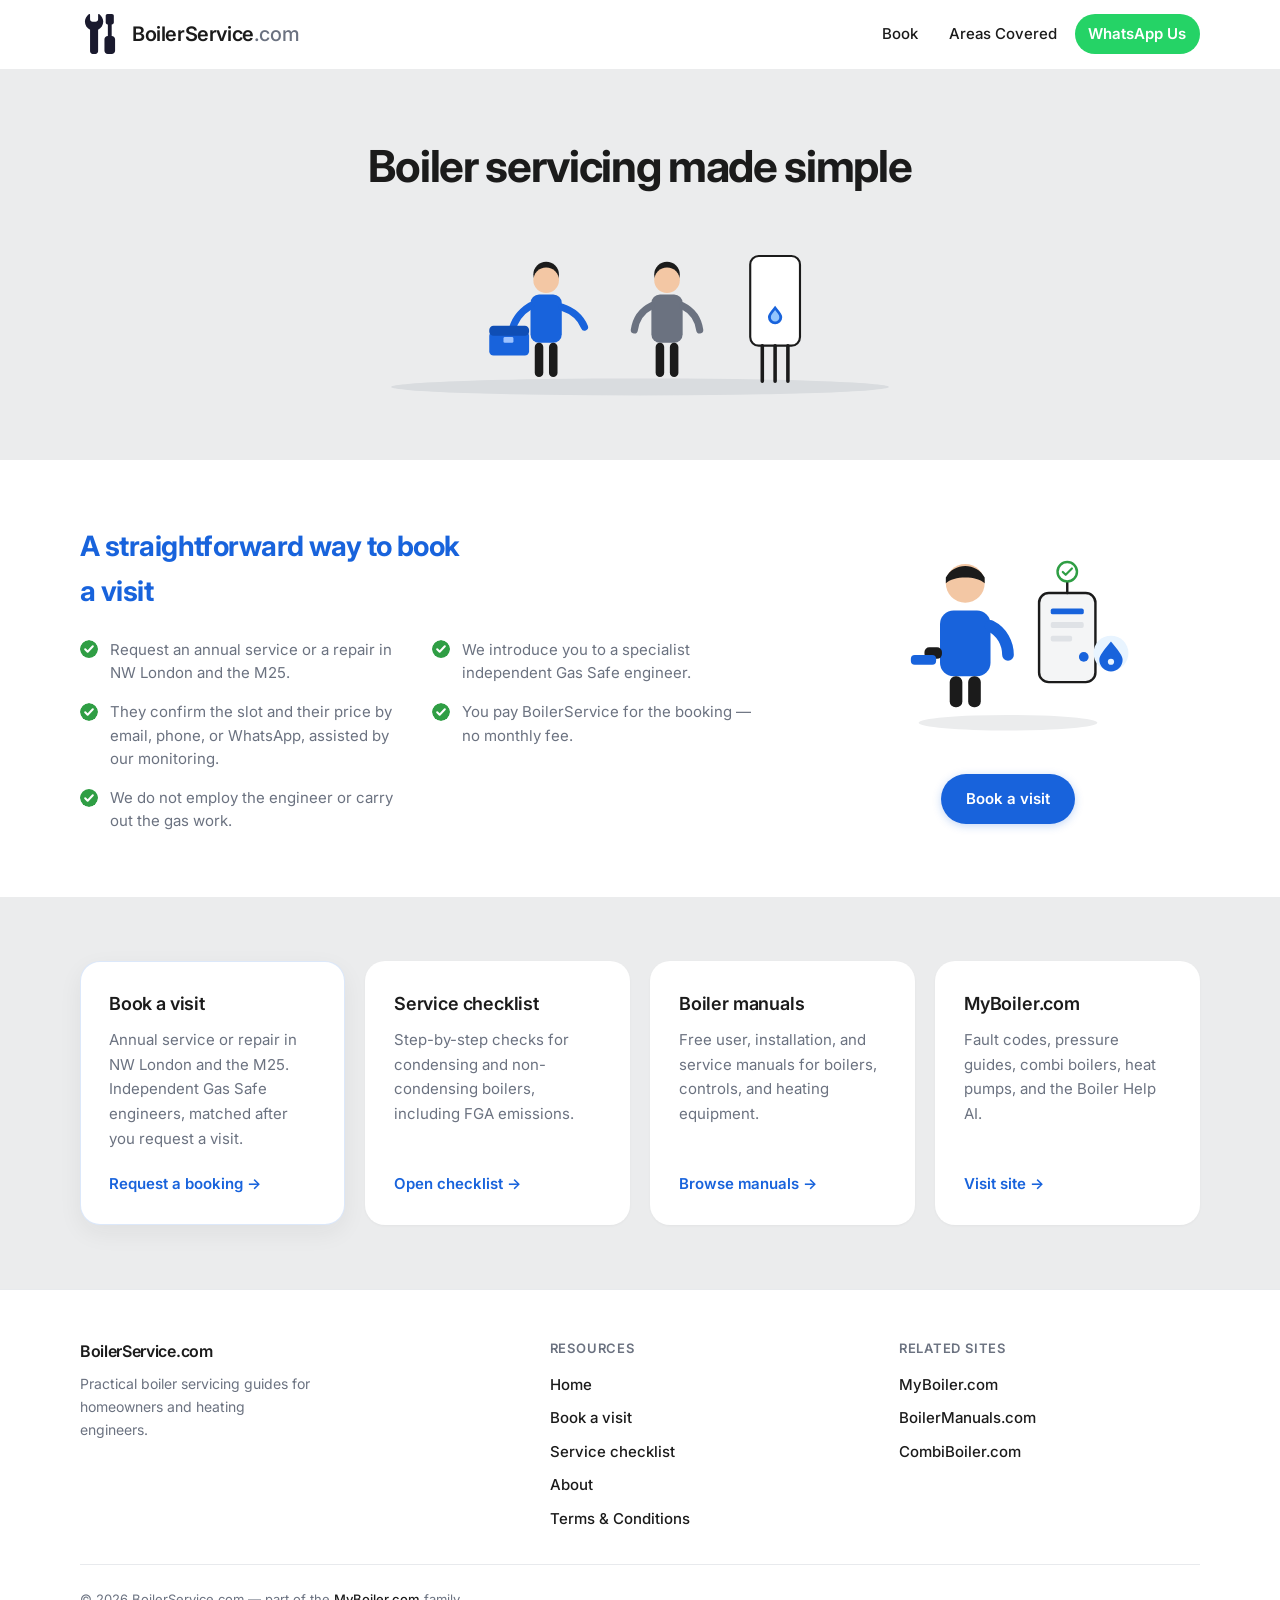
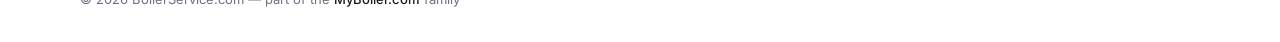
<file: index.html>
<!DOCTYPE html>
<html lang="en-GB">
<head>
  <meta charset="UTF-8">
  <meta name="viewport" content="width=device-width, initial-scale=1.0">
  <meta name="description" content="Book a Gas Safe boiler service or repair in NW London, or use the service checklist and manuals.">
  <title>BoilerService.com — Book a boiler service</title>
  <link rel="stylesheet" href="styles.css">
  <link rel="icon" href="favicon.svg" type="image/svg+xml">
</head>
<body>
  <header class="site-header">
    <nav class="navbar" aria-label="Main">
      <a href="index.html" class="navbar-brand">
        <img src="img/logo-mark.svg" class="logo-mark navbar-logo" width="44" height="44" alt="">
        <span class="navbar-title">BoilerService<span class="logo-tld">.com</span></span>
      </a>
      <div class="navbar-actions">
        <button class="navbar-toggle" type="button" onclick="toggleMenu()" aria-label="Open menu" aria-expanded="false" aria-controls="navbar-menu">
          <span class="navbar-toggle-icon" aria-hidden="true"><span class="navbar-toggle-bar"></span></span>
        </button>
        <ul id="navbar-menu" class="navbar-menu">
          <li><a href="/book/">Book</a></li>
          <li><a href="/areas/">Areas Covered</a></li>
          <li><a class="navbar-whatsapp" href="https://wa.me/447484842790" rel="noopener">WhatsApp Us</a></li>
        </ul>
      </div>
    </nav>
  </header>

  <main>
    <section class="hero">
      <div class="container">
        <h1>Boiler servicing made simple</h1>
        <img src="img/hero-boiler-service.svg" class="hero-art" width="560" height="260" alt="">
      </div>
    </section>

    <section class="why" aria-labelledby="why-heading">
      <div class="container why-inner">
        <div class="why-copy">
          <h2 id="why-heading">A straightforward way to book a visit</h2>
          <ul class="why-points">
            <li>Request an annual service or a repair in NW London and the M25.</li>
            <li>We introduce you to a specialist independent Gas Safe engineer.</li>
            <li>They confirm the slot and their price by email, phone, or WhatsApp, assisted by our monitoring.</li>
            <li>You pay BoilerService for the booking — no monthly fee.</li>
            <li>We do not employ the engineer or carry out the gas work.</li>
          </ul>
        </div>
        <div class="why-visual">
          <img src="img/why-engineer.svg" class="why-art" width="280" height="220" alt="">
          <a class="btn btn-primary" href="/book/">Book a visit</a>
        </div>
      </div>
    </section>

    <section class="resources" aria-label="On this site">
      <div class="container">
        <div class="card-grid">
          <a class="card card-featured" href="/book/">
            <h3>Book a visit</h3>
            <p>Annual service or repair in NW London and the M25. Independent Gas Safe engineers, matched after you request a visit.</p>
            <span class="card-link">Request a booking &rarr;</span>
          </a>
          <a class="card" href="boiler-service.html">
            <h3>Service checklist</h3>
            <p>Step-by-step checks for condensing and non-condensing boilers, including FGA emissions.</p>
            <span class="card-link">Open checklist &rarr;</span>
          </a>
          <a class="card" href="https://boilermanuals.com" rel="noopener">
            <h3>Boiler manuals</h3>
            <p>Free user, installation, and service manuals for boilers, controls, and heating equipment.</p>
            <span class="card-link">Browse manuals &rarr;</span>
          </a>
          <a class="card" href="https://myboiler.com" rel="noopener">
            <h3>MyBoiler.com</h3>
            <p>Fault codes, pressure guides, combi boilers, heat pumps, and the Boiler Help AI.</p>
            <span class="card-link">Visit site &rarr;</span>
          </a>
        </div>
      </div>
    </section>
  </main>

  <footer class="site-footer">
    <div class="container footer-grid">
      <div class="footer-brand">
        <p class="footer-logo">BoilerService.com</p>
        <p class="footer-tagline">Practical boiler servicing guides for homeowners and heating engineers.</p>
      </div>
      <div class="footer-col">
        <p class="footer-heading">Resources</p>
        <nav class="footer-links" aria-label="Resources">
          <a href="index.html">Home</a>
          <a href="/book/">Book a visit</a>
          <a href="boiler-service.html">Service checklist</a>
          <a href="about.html">About</a>
          <a href="/terms/">Terms &amp; Conditions</a>
        </nav>
      </div>
      <div class="footer-col">
        <p class="footer-heading">Related sites</p>
        <nav class="footer-links" aria-label="Related sites">
          <a href="https://myboiler.com" rel="noopener">MyBoiler.com</a>
          <a href="https://boilermanuals.com" rel="noopener">BoilerManuals.com</a>
          <a href="https://combiboiler.com" rel="noopener">CombiBoiler.com</a>
        </nav>
      </div>
    </div>
    <div class="container footer-bottom">
      <p>&copy; <span id="year"></span> BoilerService.com — part of the <a href="https://myboiler.com" rel="noopener">MyBoiler.com</a> family</p>
    </div>
  </footer>

  <script src="js/navbar.js"></script>
  <script>
    document.getElementById('year').textContent = new Date().getFullYear();
  </script>
</body>
</html>
</file>
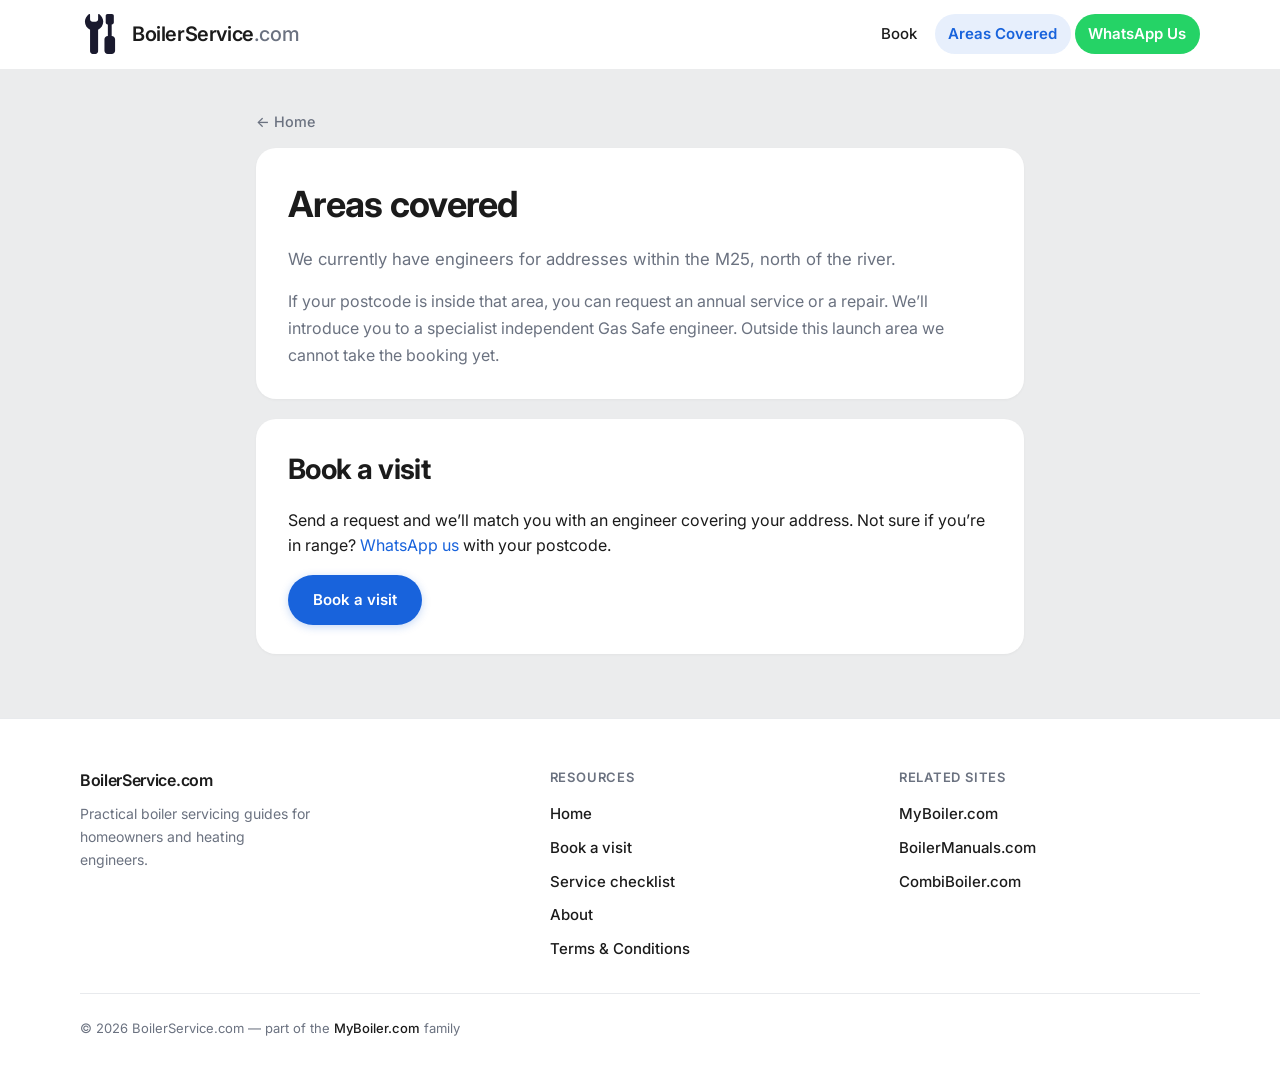
<file: areas/index.html>
<!DOCTYPE html>
<html lang="en-GB">
<head>
  <meta charset="UTF-8">
  <meta name="viewport" content="width=device-width, initial-scale=1.0">
  <meta name="description" content="Independent Gas Safe engineers are available for addresses within the M25, north of the river. Book a boiler service or repair.">
  <title>Areas covered — BoilerService.com</title>
  <link rel="stylesheet" href="../styles.css">
  <link rel="icon" href="../favicon.svg" type="image/svg+xml">
</head>
<body>
  <header class="site-header">
    <nav class="navbar" aria-label="Main">
      <a href="../index.html" class="navbar-brand">
        <img src="../img/logo-mark.svg" class="logo-mark navbar-logo" width="44" height="44" alt="">
        <span class="navbar-title">BoilerService<span class="logo-tld">.com</span></span>
      </a>
      <div class="navbar-actions">
        <button class="navbar-toggle" type="button" onclick="toggleMenu()" aria-label="Open menu" aria-expanded="false" aria-controls="navbar-menu">
          <span class="navbar-toggle-icon" aria-hidden="true"><span class="navbar-toggle-bar"></span></span>
        </button>
        <ul id="navbar-menu" class="navbar-menu">
          <li><a href="/book/">Book</a></li>
          <li><a href="/areas/" aria-current="page">Areas Covered</a></li>
          <li><a class="navbar-whatsapp" href="https://wa.me/447484842790" rel="noopener">WhatsApp Us</a></li>
        </ul>
      </div>
    </nav>
  </header>

  <main>
    <section class="page-hero">
      <div class="container prose-wide">
        <a href="../index.html" class="back-link">&larr; Home</a>
        <div class="intro-card">
          <h1>Areas covered</h1>
          <p class="page-intro">
            We currently have engineers for addresses within the M25, north of the river.
          </p>
          <p>
            If your postcode is inside that area, you can request an annual service
            or a repair. We’ll introduce you to a specialist independent Gas Safe
            engineer. Outside this launch area we cannot take the booking yet.
          </p>
        </div>
      </div>
    </section>

    <section class="page-content">
      <div class="container prose-wide page-stack">
        <div class="page-card">
          <h2>Book a visit</h2>
          <p>
            Send a request and we’ll match you with an engineer covering your address.
            Not sure if you’re in range?
            <a href="https://wa.me/447484842790" rel="noopener">WhatsApp us</a>
            with your postcode.
          </p>
          <p>
            <a class="btn btn-primary" href="/book/">Book a visit</a>
          </p>
        </div>
      </div>
    </section>
  </main>

  <footer class="site-footer">
    <div class="container footer-grid">
      <div class="footer-brand">
        <p class="footer-logo">BoilerService.com</p>
        <p class="footer-tagline">Practical boiler servicing guides for homeowners and heating engineers.</p>
      </div>
      <div class="footer-col">
        <p class="footer-heading">Resources</p>
        <nav class="footer-links" aria-label="Resources">
          <a href="../index.html">Home</a>
          <a href="/book/">Book a visit</a>
          <a href="../boiler-service.html">Service checklist</a>
          <a href="../about.html">About</a>
          <a href="/terms/">Terms &amp; Conditions</a>
        </nav>
      </div>
      <div class="footer-col">
        <p class="footer-heading">Related sites</p>
        <nav class="footer-links" aria-label="Related sites">
          <a href="https://myboiler.com" rel="noopener">MyBoiler.com</a>
          <a href="https://boilermanuals.com" rel="noopener">BoilerManuals.com</a>
          <a href="https://combiboiler.com" rel="noopener">CombiBoiler.com</a>
        </nav>
      </div>
    </div>
    <div class="container footer-bottom">
      <p>&copy; <span id="year"></span> BoilerService.com — part of the <a href="https://myboiler.com" rel="noopener">MyBoiler.com</a> family</p>
    </div>
  </footer>

  <script src="../js/navbar.js"></script>
  <script>
    document.getElementById('year').textContent = new Date().getFullYear();
  </script>
</body>
</html>
</file>
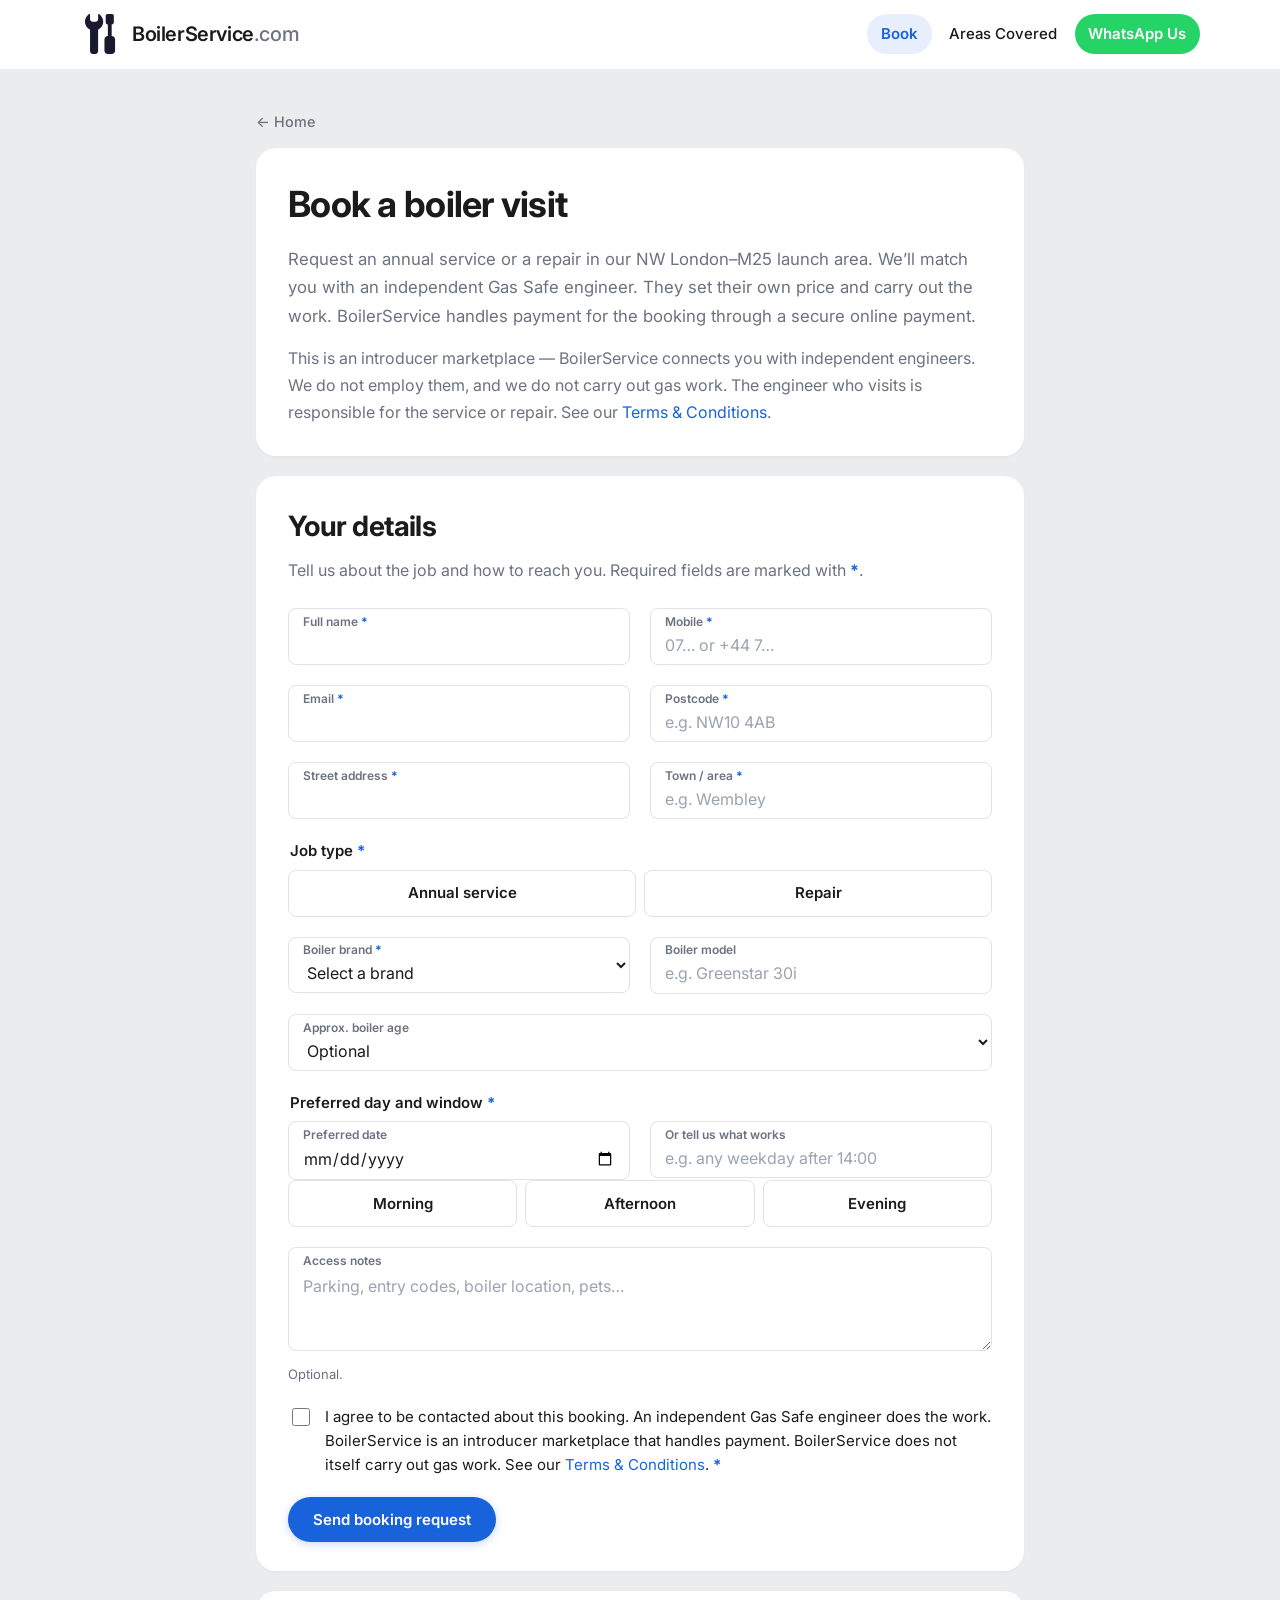
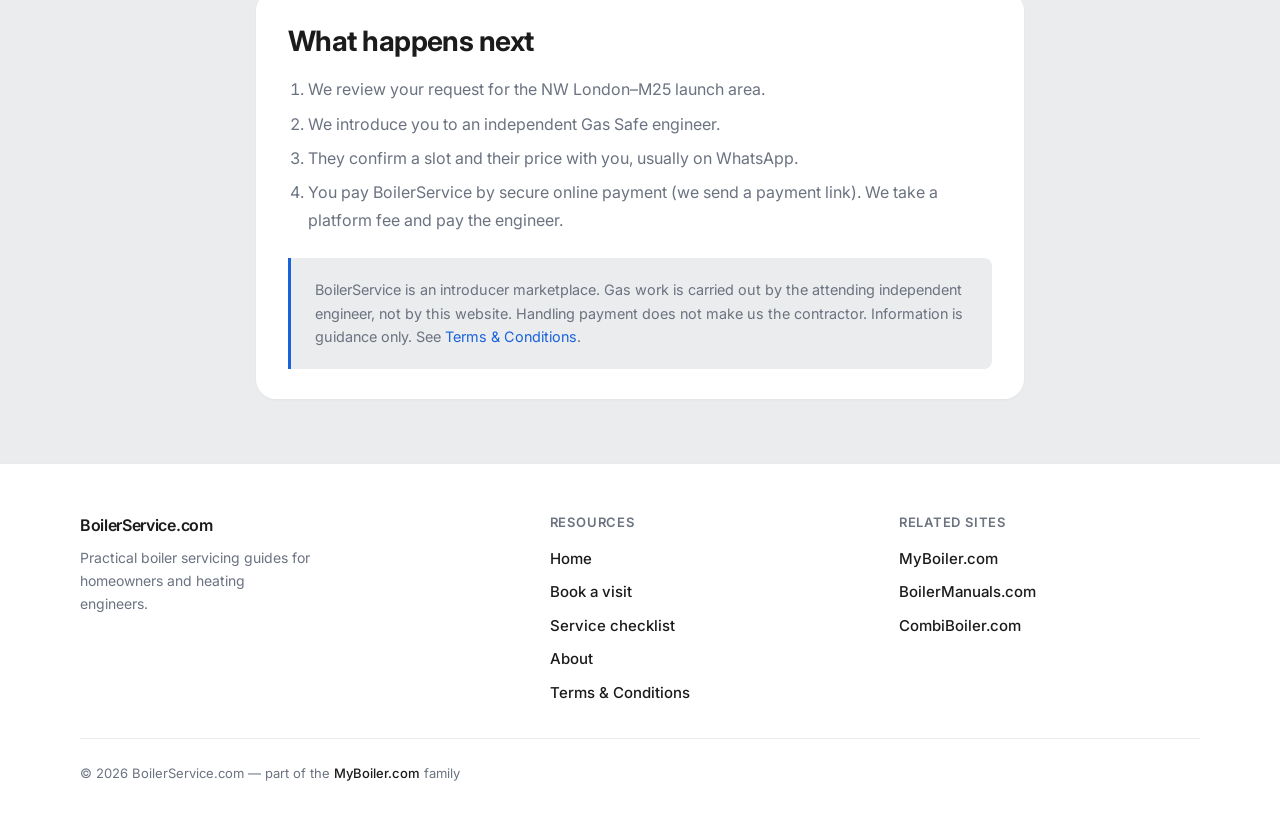
<file: book/index.html>
<!DOCTYPE html>
<html lang="en-GB">
<head>
  <meta charset="UTF-8">
  <meta name="viewport" content="width=device-width, initial-scale=1.0">
  <meta name="description" content="Book a Gas Safe boiler annual service or repair in NW London and the M25 area via BoilerService. Independent engineers, matched after you request a visit.">
  <title>Book a Gas Safe boiler service or repair — BoilerService.com</title>
  <link rel="stylesheet" href="../styles.css">
  <link rel="icon" href="../favicon.svg" type="image/svg+xml">
</head>
<body>
  <header class="site-header">
    <nav class="navbar" aria-label="Main">
      <a href="../index.html" class="navbar-brand">
        <img src="../img/logo-mark.svg" class="logo-mark navbar-logo" width="44" height="44" alt="">
        <span class="navbar-title">BoilerService<span class="logo-tld">.com</span></span>
      </a>
      <div class="navbar-actions">
        <button class="navbar-toggle" type="button" onclick="toggleMenu()" aria-label="Open menu" aria-expanded="false" aria-controls="navbar-menu">
          <span class="navbar-toggle-icon" aria-hidden="true"><span class="navbar-toggle-bar"></span></span>
        </button>
        <ul id="navbar-menu" class="navbar-menu">
          <li><a href="/book/" aria-current="page">Book</a></li>
          <li><a href="/areas/">Areas Covered</a></li>
          <li><a class="navbar-whatsapp" href="https://wa.me/447484842790" rel="noopener">WhatsApp Us</a></li>
        </ul>
      </div>
    </nav>
  </header>

  <main>
    <section class="page-hero">
      <div class="container prose-wide">
        <a href="../index.html" class="back-link">&larr; Home</a>
        <div class="intro-card">
          <h1>Book a boiler visit</h1>
          <p class="page-intro">
            Request an annual service or a repair in our NW London–M25 launch area.
            We’ll match you with an independent Gas Safe engineer. They set their own
            price and carry out the work. BoilerService handles payment for the booking
            through a secure online payment.
          </p>
          <p>
            This is an introducer marketplace — BoilerService connects you with
            independent engineers. We do not employ them, and we do not carry out gas
            work. The engineer who visits is responsible for the service or repair.
            See our <a href="/terms/">Terms &amp; Conditions</a>.
          </p>
        </div>
      </div>
    </section>

    <section class="page-content">
      <div class="container prose-wide page-stack">
        <div class="page-card" id="booking-card">
          <div id="booking-panel">
          <h2>Your details</h2>
          <p class="form-lede">
            Tell us about the job and how to reach you. Required fields are marked with
            <span class="req-mark" aria-hidden="true">*</span><span class="visually-hidden">required</span>.
          </p>

          <div class="form-banner form-banner-warn" id="form-config-warning" hidden role="status"></div>
          <div class="form-banner form-banner-error" id="form-error" hidden role="alert" tabindex="-1"></div>

          <form class="booking-form" id="booking-form" novalidate autocomplete="on">
            <div class="form-row form-row-2">
              <div class="form-field">
                <label for="full-name">Full name <span class="req-mark" aria-hidden="true">*</span></label>
                <input id="full-name" name="customer_name" type="text" autocomplete="name" required maxlength="120" aria-required="true">
                <p class="form-error" id="full-name-error" hidden></p>
              </div>
              <div class="form-field">
                <label for="mobile">Mobile <span class="req-mark" aria-hidden="true">*</span></label>
                <input id="mobile" name="mobile" type="tel" autocomplete="tel" inputmode="tel" required maxlength="20" aria-required="true" placeholder="07… or +44 7…">
                <p class="form-error" id="mobile-error" hidden></p>
              </div>
            </div>

            <div class="form-row form-row-2">
              <div class="form-field">
                <label for="email">Email <span class="req-mark" aria-hidden="true">*</span></label>
                <input id="email" name="email" type="email" autocomplete="email" required maxlength="120" aria-required="true">
                <p class="form-error" id="email-error" hidden></p>
              </div>
              <div class="form-field">
                <label for="postcode">Postcode <span class="req-mark" aria-hidden="true">*</span></label>
                <input id="postcode" name="postcode" type="text" autocomplete="postal-code" required maxlength="10" aria-required="true" placeholder="e.g. NW10 4AB">
                <p class="form-error" id="postcode-error" hidden></p>
              </div>
            </div>

            <div class="form-row form-row-2">
              <div class="form-field">
                <label for="street">Street address <span class="req-mark" aria-hidden="true">*</span></label>
                <input id="street" name="street_address" type="text" autocomplete="street-address" required maxlength="160" aria-required="true">
                <p class="form-error" id="street-error" hidden></p>
              </div>
              <div class="form-field">
                <label for="town">Town / area <span class="req-mark" aria-hidden="true">*</span></label>
                <input id="town" name="town" type="text" autocomplete="address-level2" required maxlength="80" aria-required="true" placeholder="e.g. Wembley">
                <p class="form-error" id="town-error" hidden></p>
              </div>
            </div>

            <fieldset class="form-fieldset" id="job-type">
              <legend>Job type <span class="req-mark" aria-hidden="true">*</span></legend>
              <div class="choice-group" role="radiogroup" aria-required="true">
                <label class="choice-card">
                  <input type="radio" name="job_type" value="Annual service" required>
                  <span>Annual service</span>
                </label>
                <label class="choice-card">
                  <input type="radio" name="job_type" value="Repair" required>
                  <span>Repair</span>
                </label>
              </div>
              <p class="form-error" id="job-type-error" hidden></p>
            </fieldset>

            <div class="form-row form-row-2">
              <div class="form-field">
                <label for="boiler-brand">Boiler brand <span class="req-mark" aria-hidden="true">*</span></label>
                <select id="boiler-brand" name="boiler_brand" required aria-required="true">
                  <option value="">Select a brand</option>
                  <option value="Alpha">Alpha</option>
                  <option value="Ariston">Ariston</option>
                  <option value="Baxi">Baxi</option>
                  <option value="Glow-worm">Glow-worm</option>
                  <option value="Ideal">Ideal</option>
                  <option value="Potterton">Potterton</option>
                  <option value="Vaillant">Vaillant</option>
                  <option value="Viessmann">Viessmann</option>
                  <option value="Worcester Bosch">Worcester Bosch</option>
                  <option value="Other / not sure">Other / not sure</option>
                </select>
                <p class="form-error" id="boiler-brand-error" hidden></p>
              </div>
              <div class="form-field">
                <label for="boiler-model">Boiler model</label>
                <input id="boiler-model" name="boiler_model" type="text" maxlength="80" placeholder="e.g. Greenstar 30i">
              </div>
            </div>

            <div class="form-field">
              <label for="boiler-age">Approx. boiler age</label>
              <select id="boiler-age" name="boiler_age">
                <option value="">Optional</option>
                <option value="Under 2 years">Under 2 years</option>
                <option value="2–5 years">2–5 years</option>
                <option value="6–10 years">6–10 years</option>
                <option value="11–15 years">11–15 years</option>
                <option value="Over 15 years">Over 15 years</option>
                <option value="Not sure">Not sure</option>
              </select>
            </div>

            <div class="repair-fields" id="repair-fields" hidden>
              <div class="form-field">
                <label for="repair-issue">What’s wrong? <span class="req-mark" aria-hidden="true">*</span></label>
                <textarea id="repair-issue" name="repair_issue" rows="3" maxlength="500" placeholder="e.g. no hot water, knocking noise, leaking from underneath"></textarea>
                <p class="form-error" id="repair-issue-error" hidden></p>
              </div>
              <div class="form-field">
                <label for="fault-code">Fault code</label>
                <input id="fault-code" name="fault_code" type="text" maxlength="40" placeholder="If shown on the boiler display">
                <p class="form-hint">Optional — include it if the boiler is showing one.</p>
              </div>
            </div>

            <fieldset class="form-fieldset" id="preferred">
              <legend>Preferred day and window <span class="req-mark" aria-hidden="true">*</span></legend>
              <div class="form-row form-row-2">
                <div class="form-field">
                  <label for="preferred-date">Preferred date</label>
                  <input id="preferred-date" name="preferred_date" type="date">
                </div>
                <div class="form-field">
                  <label for="preferred-notes">Or tell us what works</label>
                  <input id="preferred-notes" name="preferred_notes" type="text" maxlength="160" placeholder="e.g. any weekday after 14:00">
                </div>
              </div>
              <div class="choice-group choice-group-3">
                <label class="choice-card">
                  <input type="radio" name="preferred_window" value="Morning" required>
                  <span>Morning</span>
                </label>
                <label class="choice-card">
                  <input type="radio" name="preferred_window" value="Afternoon" required>
                  <span>Afternoon</span>
                </label>
                <label class="choice-card">
                  <input type="radio" name="preferred_window" value="Evening" required>
                  <span>Evening</span>
                </label>
              </div>
              <p class="form-error" id="preferred-error" hidden></p>
            </fieldset>

            <div class="form-field">
              <label for="access-notes">Access notes</label>
              <textarea id="access-notes" name="access_notes" rows="3" maxlength="400" placeholder="Parking, entry codes, boiler location, pets…"></textarea>
              <p class="form-hint">Optional.</p>
            </div>

            <div class="form-field form-consent">
              <label class="consent-label">
                <input id="consent" name="consent" type="checkbox" value="Yes" required aria-required="true">
                <span>
                  I agree to be contacted about this booking. An independent Gas Safe
                  engineer does the work. BoilerService is an introducer marketplace that
                  handles payment. BoilerService does not itself carry out gas work.
                  See our <a href="/terms/">Terms &amp; Conditions</a>.
                  <span class="req-mark" aria-hidden="true">*</span>
                </span>
              </label>
              <p class="form-error" id="consent-error" hidden></p>
            </div>

            <label class="visually-hidden" for="company-website">Leave this field empty</label>
            <input class="visually-hidden" id="company-website" name="_honey" type="text" tabindex="-1" autocomplete="off">

            <div class="form-actions">
              <button class="btn btn-primary" type="submit" id="submit-button">Send booking request</button>
            </div>
          </form>
          </div>

          <div class="form-success" id="form-success" hidden tabindex="-1">
            <h2>Request sent</h2>
            <p>
              Thank you. We’ve received your booking request and will match you with an
              independent Gas Safe engineer covering the NW London–M25 area.
            </p>
            <p>
              Expect a WhatsApp or phone follow-up to confirm availability and price.
              The engineer sets the price and carries out the work. You pay BoilerService
              by secure online payment (we send a payment link).
            </p>
            <p>
              <a href="../index.html">Back to the homepage</a>
            </p>
          </div>
        </div>

        <div class="page-card">
          <h2>What happens next</h2>
          <ol class="next-steps">
            <li>We review your request for the NW London–M25 launch area.</li>
            <li>We introduce you to an independent Gas Safe engineer.</li>
            <li>They confirm a slot and their price with you, usually on WhatsApp.</li>
            <li>You pay BoilerService by secure online payment (we send a payment link). We take a platform fee and pay the engineer.</li>
          </ol>
          <p class="disclaimer">
            BoilerService is an introducer marketplace. Gas work is carried out by the
            attending independent engineer, not by this website. Handling payment does
            not make us the contractor. Information is guidance only.
            See <a href="/terms/">Terms &amp; Conditions</a>.
          </p>
        </div>
      </div>
    </section>
  </main>

  <footer class="site-footer">
    <div class="container footer-grid">
      <div class="footer-brand">
        <p class="footer-logo">BoilerService.com</p>
        <p class="footer-tagline">Practical boiler servicing guides for homeowners and heating engineers.</p>
      </div>
      <div class="footer-col">
        <p class="footer-heading">Resources</p>
        <nav class="footer-links" aria-label="Resources">
          <a href="../index.html">Home</a>
          <a href="/book/">Book a visit</a>
          <a href="../boiler-service.html">Service checklist</a>
          <a href="../about.html">About</a>
          <a href="/terms/">Terms &amp; Conditions</a>
        </nav>
      </div>
      <div class="footer-col">
        <p class="footer-heading">Related sites</p>
        <nav class="footer-links" aria-label="Related sites">
          <a href="https://myboiler.com" rel="noopener">MyBoiler.com</a>
          <a href="https://boilermanuals.com" rel="noopener">BoilerManuals.com</a>
          <a href="https://combiboiler.com" rel="noopener">CombiBoiler.com</a>
        </nav>
      </div>
    </div>
    <div class="container footer-bottom">
      <p>&copy; <span id="year"></span> BoilerService.com — part of the <a href="https://myboiler.com" rel="noopener">MyBoiler.com</a> family</p>
    </div>
  </footer>

  <script src="../js/navbar.js"></script>
  <script src="../js/book.js"></script>
  <script>
    document.getElementById('year').textContent = new Date().getFullYear();
  </script>
</body>
</html>
</file>
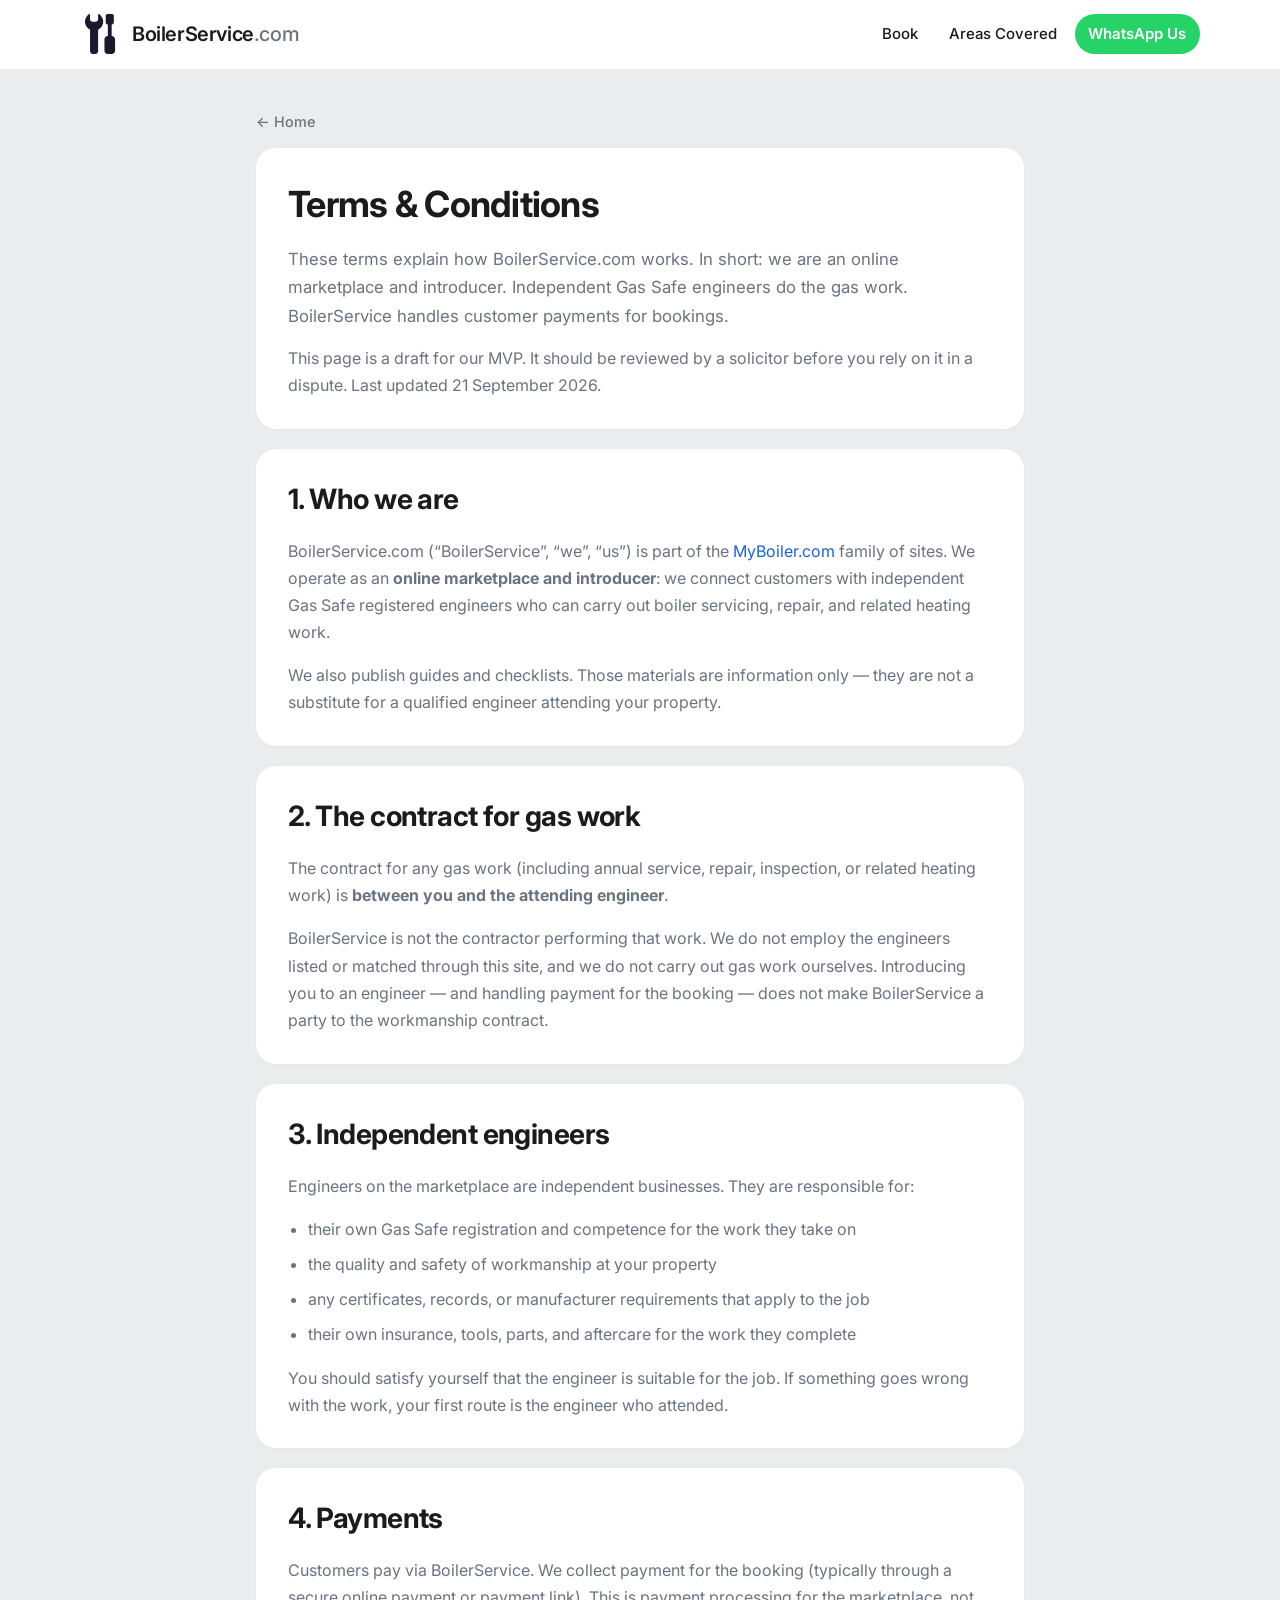
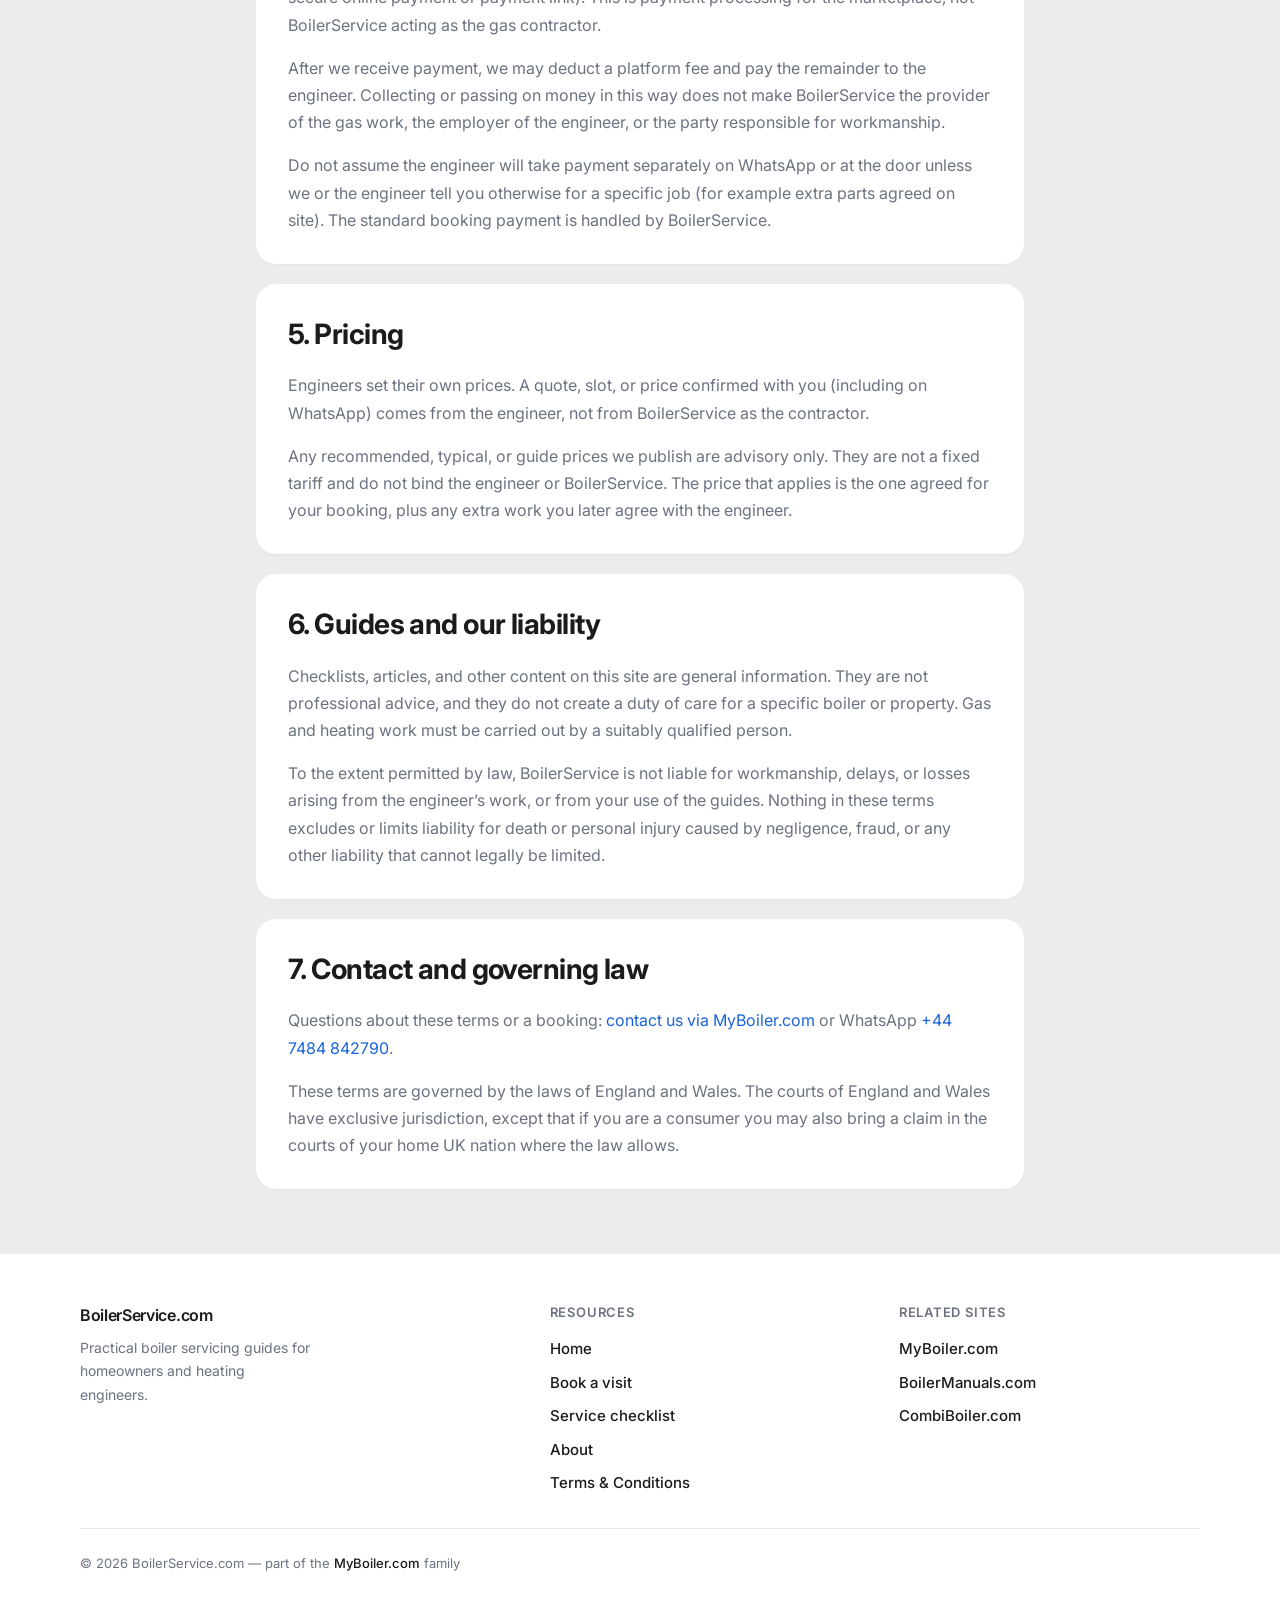
<file: terms/index.html>
<!DOCTYPE html>
<html lang="en-GB">
<head>
  <meta charset="UTF-8">
  <meta name="viewport" content="width=device-width, initial-scale=1.0">
  <meta name="description" content="Terms &amp; Conditions for BoilerService.com — an introducer marketplace connecting customers with independent Gas Safe engineers. BoilerService handles payment; engineers carry out the gas work.">
  <title>Terms &amp; Conditions — BoilerService.com</title>
  <link rel="stylesheet" href="../styles.css">
  <link rel="icon" href="../favicon.svg" type="image/svg+xml">
</head>
<body>
  <header class="site-header">
    <nav class="navbar" aria-label="Main">
      <a href="../index.html" class="navbar-brand">
        <img src="../img/logo-mark.svg" class="logo-mark navbar-logo" width="44" height="44" alt="">
        <span class="navbar-title">BoilerService<span class="logo-tld">.com</span></span>
      </a>
      <div class="navbar-actions">
        <button class="navbar-toggle" type="button" onclick="toggleMenu()" aria-label="Open menu" aria-expanded="false" aria-controls="navbar-menu">
          <span class="navbar-toggle-icon" aria-hidden="true"><span class="navbar-toggle-bar"></span></span>
        </button>
        <ul id="navbar-menu" class="navbar-menu">
          <li><a href="/book/">Book</a></li>
          <li><a href="/areas/">Areas Covered</a></li>
          <li><a class="navbar-whatsapp" href="https://wa.me/447484842790" rel="noopener">WhatsApp Us</a></li>
        </ul>
      </div>
    </nav>
  </header>

  <main>
    <section class="page-hero">
      <div class="container prose-wide">
        <a href="../index.html" class="back-link">&larr; Home</a>
        <div class="intro-card">
          <h1>Terms &amp; Conditions</h1>
          <p class="page-intro">
            These terms explain how BoilerService.com works. In short: we are an
            online marketplace and introducer. Independent Gas Safe engineers do
            the gas work. BoilerService handles customer payments for bookings.
          </p>
          <p>
            This page is a draft for our MVP. It should be reviewed by a solicitor
            before you rely on it in a dispute. Last updated 21 September 2026.
          </p>
        </div>
      </div>
    </section>

    <section class="page-content">
      <div class="container prose prose-wide page-stack">
        <div class="page-card">
          <h2>1. Who we are</h2>
          <p>
            BoilerService.com (“BoilerService”, “we”, “us”) is part of the
            <a href="https://myboiler.com" rel="noopener">MyBoiler.com</a> family
            of sites. We operate as an <strong>online marketplace and introducer</strong>:
            we connect customers with independent Gas Safe registered engineers
            who can carry out boiler servicing, repair, and related heating work.
          </p>
          <p>
            We also publish guides and checklists. Those materials are information
            only — they are not a substitute for a qualified engineer attending
            your property.
          </p>
        </div>

        <div class="page-card">
          <h2>2. The contract for gas work</h2>
          <p>
            The contract for any gas work (including annual service, repair,
            inspection, or related heating work) is <strong>between you and the
            attending engineer</strong>.
          </p>
          <p>
            BoilerService is not the contractor performing that work. We do not
            employ the engineers listed or matched through this site, and we do
            not carry out gas work ourselves. Introducing you to an engineer —
            and handling payment for the booking — does not make BoilerService
            a party to the workmanship contract.
          </p>
        </div>

        <div class="page-card">
          <h2>3. Independent engineers</h2>
          <p>
            Engineers on the marketplace are independent businesses. They are
            responsible for:
          </p>
          <ul>
            <li>their own Gas Safe registration and competence for the work they take on</li>
            <li>the quality and safety of workmanship at your property</li>
            <li>any certificates, records, or manufacturer requirements that apply to the job</li>
            <li>their own insurance, tools, parts, and aftercare for the work they complete</li>
          </ul>
          <p>
            You should satisfy yourself that the engineer is suitable for the job.
            If something goes wrong with the work, your first route is the engineer
            who attended.
          </p>
        </div>

        <div class="page-card">
          <h2>4. Payments</h2>
          <p>
            Customers pay via BoilerService. We collect payment for the booking
            (typically through a secure online payment or payment link). This is
            payment processing for the marketplace, not BoilerService acting as
            the gas contractor.
          </p>
          <p>
            After we receive payment, we may deduct a platform fee and pay the
            remainder to the engineer. Collecting or passing on money in this way
            does not make BoilerService the provider of the gas work, the employer
            of the engineer, or the party responsible for workmanship.
          </p>
          <p>
            Do not assume the engineer will take payment separately on WhatsApp
            or at the door unless we or the engineer tell you otherwise for a
            specific job (for example extra parts agreed on site). The standard
            booking payment is handled by BoilerService.
          </p>
        </div>

        <div class="page-card">
          <h2>5. Pricing</h2>
          <p>
            Engineers set their own prices. A quote, slot, or price confirmed
            with you (including on WhatsApp) comes from the engineer, not from
            BoilerService as the contractor.
          </p>
          <p>
            Any recommended, typical, or guide prices we publish are advisory
            only. They are not a fixed tariff and do not bind the engineer or
            BoilerService. The price that applies is the one agreed for your
            booking, plus any extra work you later agree with the engineer.
          </p>
        </div>

        <div class="page-card">
          <h2>6. Guides and our liability</h2>
          <p>
            Checklists, articles, and other content on this site are general
            information. They are not professional advice, and they do not create
            a duty of care for a specific boiler or property. Gas and heating
            work must be carried out by a suitably qualified person.
          </p>
          <p>
            To the extent permitted by law, BoilerService is not liable for
            workmanship, delays, or losses arising from the engineer’s work, or
            from your use of the guides. Nothing in these terms excludes or
            limits liability for death or personal injury caused by negligence,
            fraud, or any other liability that cannot legally be limited.
          </p>
        </div>

        <div class="page-card">
          <h2>7. Contact and governing law</h2>
          <p>
            Questions about these terms or a booking:
            <a href="https://myboiler.com/contact/" rel="noopener">contact us via MyBoiler.com</a>
            or WhatsApp
            <a href="https://wa.me/447484842790" rel="noopener">+44 7484 842790</a>.
          </p>
          <p>
            These terms are governed by the laws of England and Wales. The courts
            of England and Wales have exclusive jurisdiction, except that if you
            are a consumer you may also bring a claim in the courts of your home
            UK nation where the law allows.
          </p>
        </div>
      </div>
    </section>
  </main>

  <footer class="site-footer">
    <div class="container footer-grid">
      <div class="footer-brand">
        <p class="footer-logo">BoilerService.com</p>
        <p class="footer-tagline">Practical boiler servicing guides for homeowners and heating engineers.</p>
      </div>
      <div class="footer-col">
        <p class="footer-heading">Resources</p>
        <nav class="footer-links" aria-label="Resources">
          <a href="../index.html">Home</a>
          <a href="/book/">Book a visit</a>
          <a href="../boiler-service.html">Service checklist</a>
          <a href="../about.html">About</a>
          <a href="/terms/">Terms &amp; Conditions</a>
        </nav>
      </div>
      <div class="footer-col">
        <p class="footer-heading">Related sites</p>
        <nav class="footer-links" aria-label="Related sites">
          <a href="https://myboiler.com" rel="noopener">MyBoiler.com</a>
          <a href="https://boilermanuals.com" rel="noopener">BoilerManuals.com</a>
          <a href="https://combiboiler.com" rel="noopener">CombiBoiler.com</a>
        </nav>
      </div>
    </div>
    <div class="container footer-bottom">
      <p>&copy; <span id="year"></span> BoilerService.com — part of the <a href="https://myboiler.com" rel="noopener">MyBoiler.com</a> family</p>
    </div>
  </footer>

  <script src="../js/navbar.js"></script>
  <script>
    document.getElementById('year').textContent = new Date().getFullYear();
  </script>
</body>
</html>
</file>
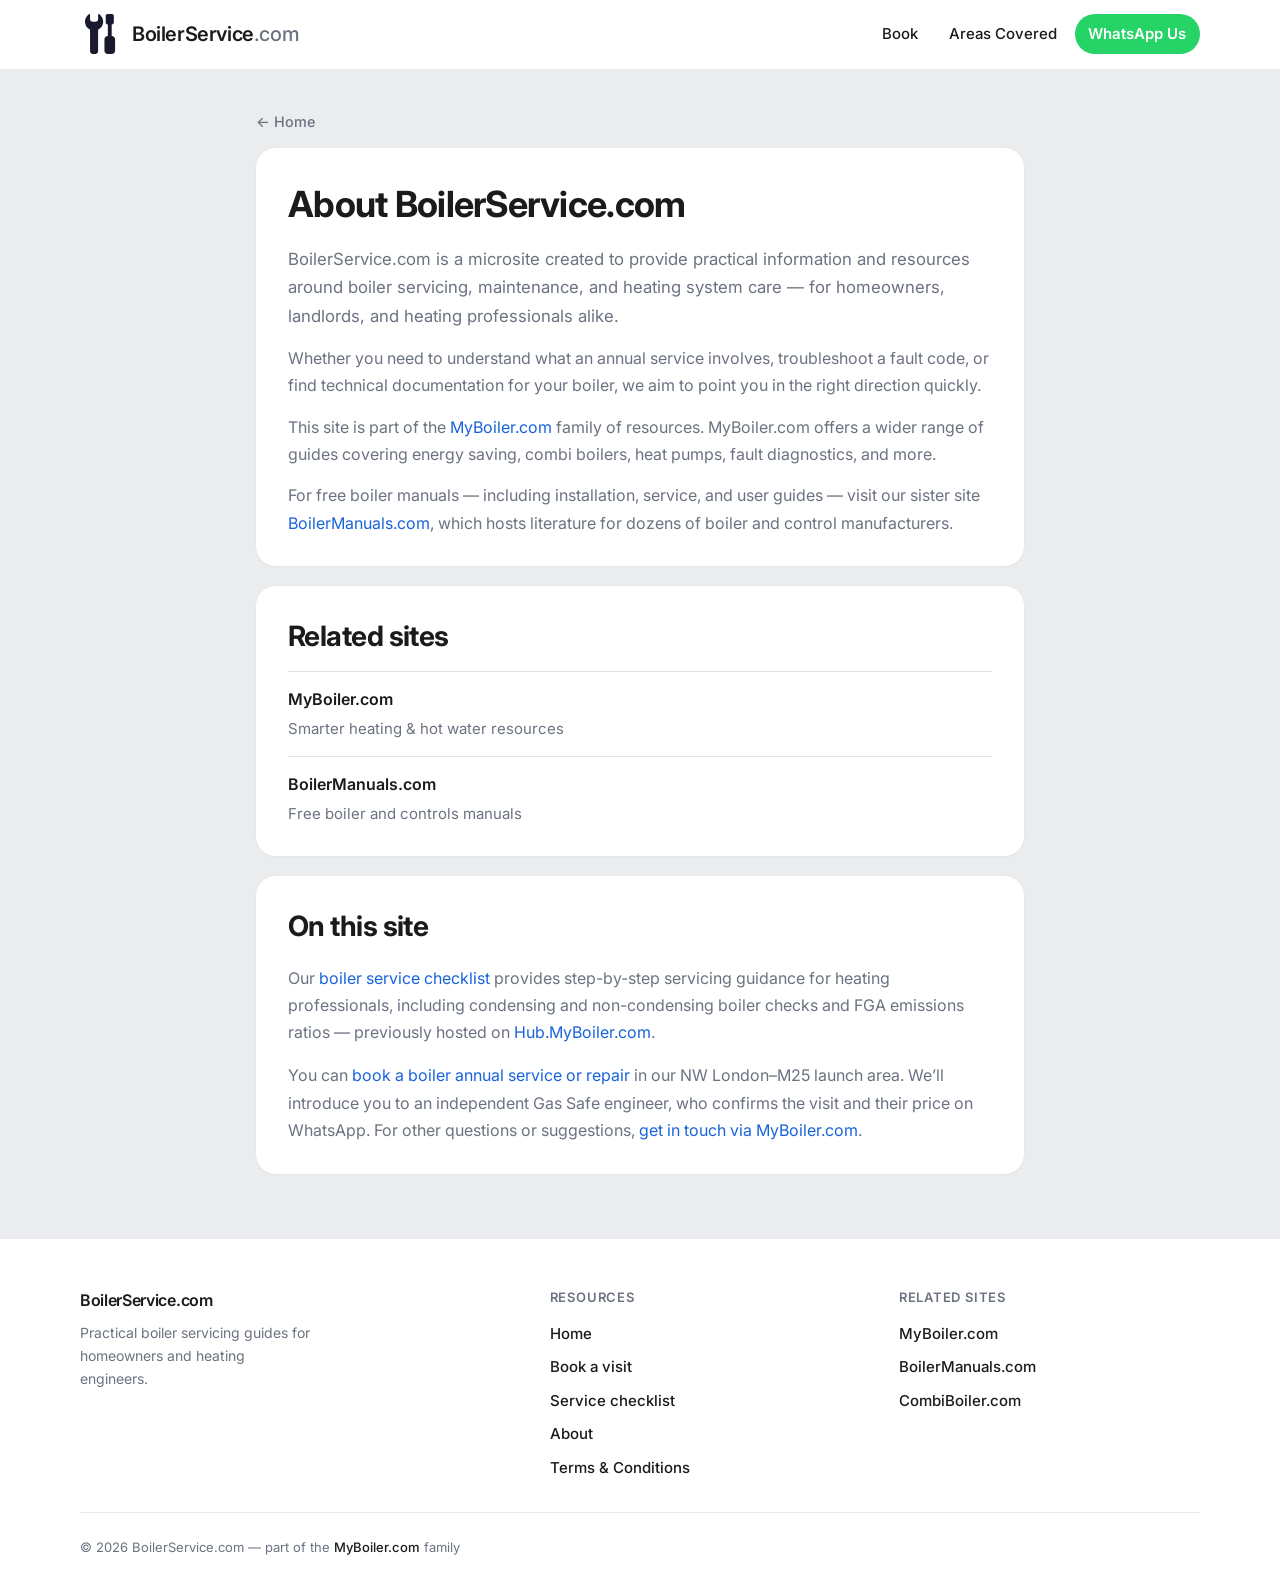
<file: about.html>
<!DOCTYPE html>
<html lang="en-GB">
<head>
  <meta charset="UTF-8">
  <meta name="viewport" content="width=device-width, initial-scale=1.0">
  <meta name="description" content="About BoilerService.com — a microsite providing boiler servicing information and links to the MyBoiler.com resource network.">
  <title>About — BoilerService.com</title>
  <link rel="stylesheet" href="styles.css">
  <link rel="icon" href="favicon.svg" type="image/svg+xml">
</head>
<body>
  <header class="site-header">
    <nav class="navbar" aria-label="Main">
      <a href="index.html" class="navbar-brand">
        <img src="img/logo-mark.svg" class="logo-mark navbar-logo" width="44" height="44" alt="">
        <span class="navbar-title">BoilerService<span class="logo-tld">.com</span></span>
      </a>
      <div class="navbar-actions">
        <button class="navbar-toggle" type="button" onclick="toggleMenu()" aria-label="Open menu" aria-expanded="false" aria-controls="navbar-menu">
          <span class="navbar-toggle-icon" aria-hidden="true"><span class="navbar-toggle-bar"></span></span>
        </button>
        <ul id="navbar-menu" class="navbar-menu">
          <li><a href="/book/">Book</a></li>
          <li><a href="/areas/">Areas Covered</a></li>
          <li><a class="navbar-whatsapp" href="https://wa.me/447484842790" rel="noopener">WhatsApp Us</a></li>
        </ul>
      </div>
    </nav>
  </header>

  <main>
    <section class="page-hero">
      <div class="container prose-wide">
        <a href="/" class="back-link">&larr; Home</a>
        <div class="intro-card">
          <h1>About BoilerService.com</h1>
          <p class="page-intro">
            BoilerService.com is a microsite created to provide practical information and resources
            around boiler servicing, maintenance, and heating system care — for homeowners,
            landlords, and heating professionals alike.
          </p>
          <p>
            Whether you need to understand what an annual service involves, troubleshoot a fault
            code, or find technical documentation for your boiler, we aim to point you in the
            right direction quickly.
          </p>
          <p>
            This site is part of the <a href="https://myboiler.com" rel="noopener">MyBoiler.com</a>
            family of resources. MyBoiler.com offers a wider range of guides covering energy saving,
            combi boilers, heat pumps, fault diagnostics, and more.
          </p>
          <p>
            For free boiler manuals — including installation, service, and user guides — visit our
            sister site <a href="https://boilermanuals.com" rel="noopener">BoilerManuals.com</a>,
            which hosts literature for dozens of boiler and control manufacturers.
          </p>
        </div>
      </div>
    </section>

    <section class="page-content">
      <div class="container prose prose-wide page-stack">
        <div class="page-card">
          <h2>Related sites</h2>
          <ul class="related-list">
            <li>
              <a href="https://myboiler.com" rel="noopener">MyBoiler.com</a>
              <span>Smarter heating &amp; hot water resources</span>
            </li>
            <li>
              <a href="https://boilermanuals.com" rel="noopener">BoilerManuals.com</a>
              <span>Free boiler and controls manuals</span>
            </li>
          </ul>
        </div>

        <div class="page-card">
          <h2>On this site</h2>
          <p>
            Our <a href="boiler-service.html">boiler service checklist</a> provides step-by-step
            servicing guidance for heating professionals, including condensing and non-condensing
            boiler checks and FGA emissions ratios — previously hosted on
            <a href="https://hub.myboiler.com/boiler-service/?referrer=boilerservice.com" rel="noopener">Hub.MyBoiler.com</a>.
          </p>
          <p>
            You can <a href="/book/">book a boiler annual service or repair</a> in our
            NW London–M25 launch area. We’ll introduce you to an independent Gas Safe
            engineer, who confirms the visit and their price on WhatsApp. For other
            questions or suggestions,
            <a href="https://myboiler.com/contact/" rel="noopener">get in touch via MyBoiler.com</a>.
          </p>
        </div>
      </div>
    </section>
  </main>

  <footer class="site-footer">
    <div class="container footer-grid">
      <div class="footer-brand">
        <p class="footer-logo">BoilerService.com</p>
        <p class="footer-tagline">Practical boiler servicing guides for homeowners and heating engineers.</p>
      </div>
      <div class="footer-col">
        <p class="footer-heading">Resources</p>
        <nav class="footer-links" aria-label="Resources">
          <a href="index.html">Home</a>
          <a href="/book/">Book a visit</a>
          <a href="boiler-service.html">Service checklist</a>
          <a href="about.html">About</a>
          <a href="/terms/">Terms &amp; Conditions</a>
        </nav>
      </div>
      <div class="footer-col">
        <p class="footer-heading">Related sites</p>
        <nav class="footer-links" aria-label="Related sites">
          <a href="https://myboiler.com" rel="noopener">MyBoiler.com</a>
          <a href="https://boilermanuals.com" rel="noopener">BoilerManuals.com</a>
          <a href="https://combiboiler.com" rel="noopener">CombiBoiler.com</a>
        </nav>
      </div>
    </div>
    <div class="container footer-bottom">
      <p>&copy; <span id="year"></span> BoilerService.com — part of the <a href="https://myboiler.com" rel="noopener">MyBoiler.com</a> family</p>
    </div>
  </footer>

  <script src="js/navbar.js"></script>
  <script>
    document.getElementById('year').textContent = new Date().getFullYear();
  </script>
</body>
</html>
</file>
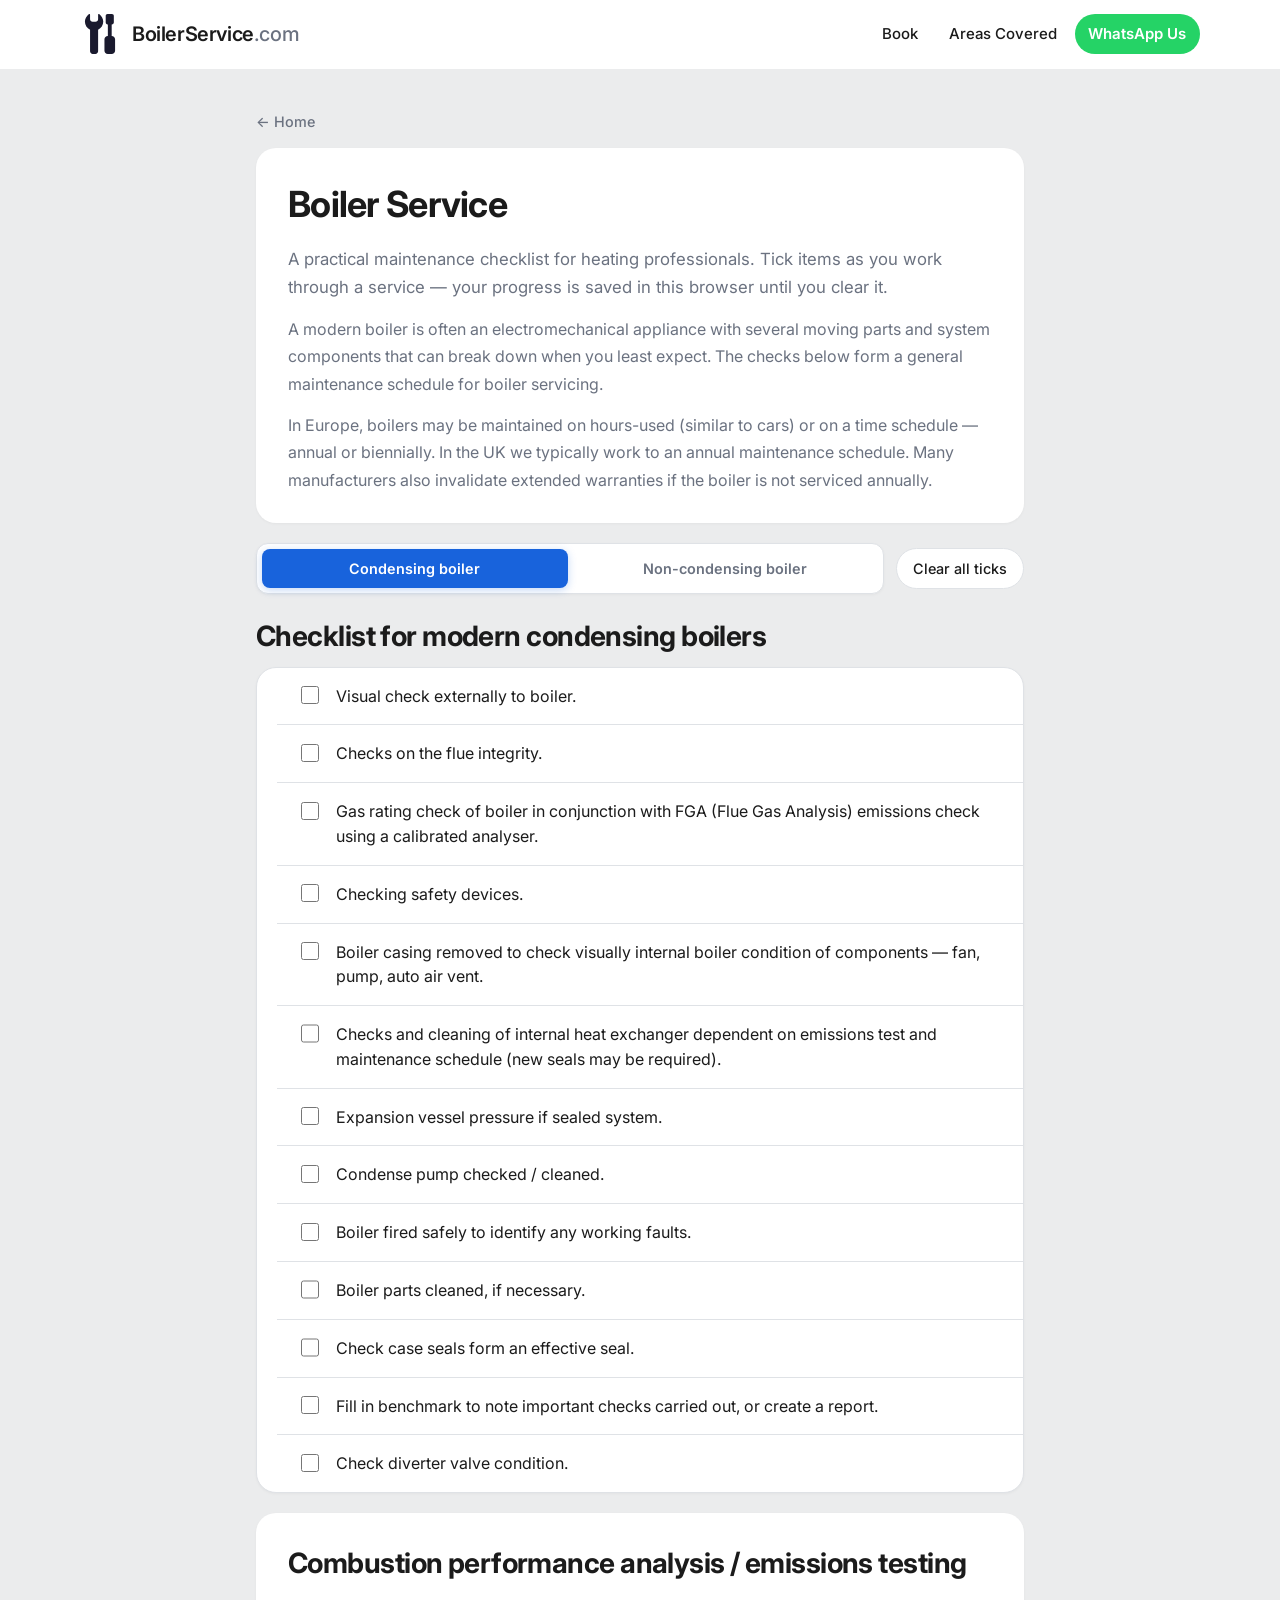
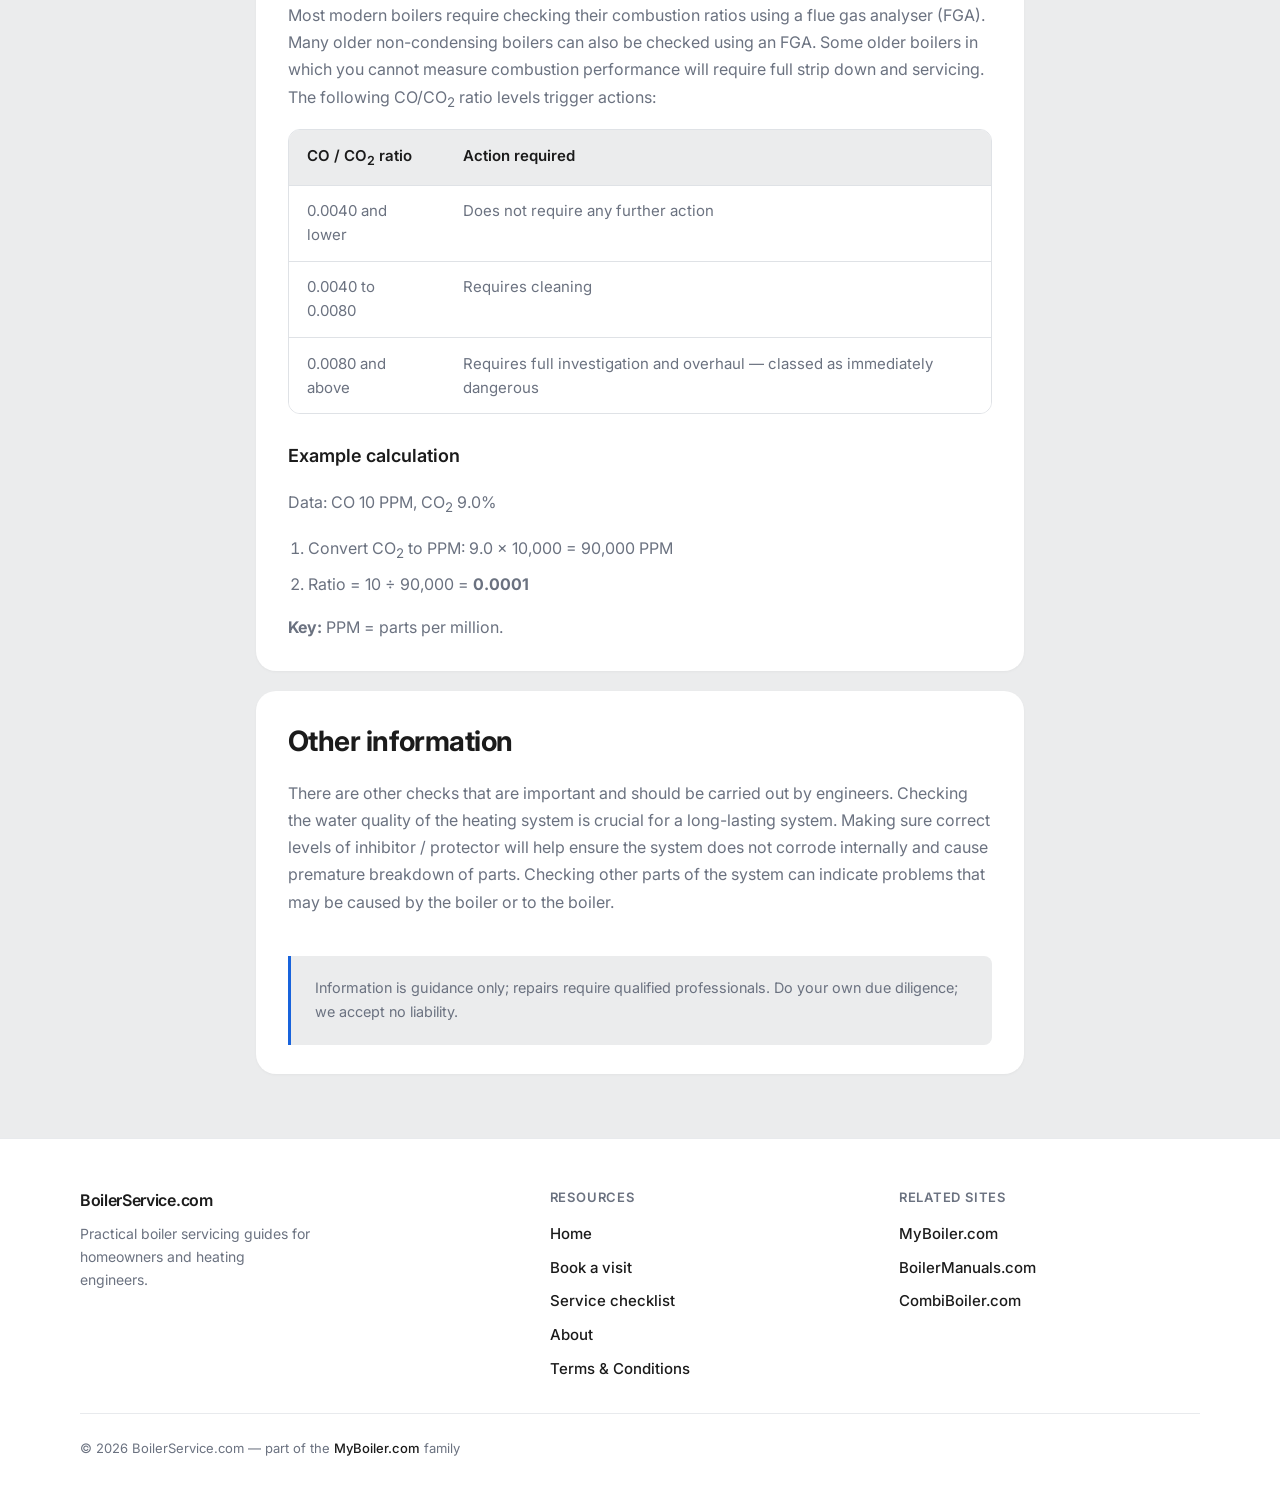
<file: boiler-service.html>
<!DOCTYPE html>
<html lang="en-GB">
<head>
  <meta charset="UTF-8">
  <meta name="viewport" content="width=device-width, initial-scale=1.0">
  <meta name="description" content="Boiler service checklist for heating professionals — condensing and non-condensing boilers, FGA emissions testing, and system checks.">
  <title>Boiler Service Checklist — BoilerService.com</title>
  <link rel="stylesheet" href="styles.css">
  <link rel="icon" href="favicon.svg" type="image/svg+xml">
</head>
<body>
  <header class="site-header">
    <nav class="navbar" aria-label="Main">
      <a href="index.html" class="navbar-brand">
        <img src="img/logo-mark.svg" class="logo-mark navbar-logo" width="44" height="44" alt="">
        <span class="navbar-title">BoilerService<span class="logo-tld">.com</span></span>
      </a>
      <div class="navbar-actions">
        <button class="navbar-toggle" type="button" onclick="toggleMenu()" aria-label="Open menu" aria-expanded="false" aria-controls="navbar-menu">
          <span class="navbar-toggle-icon" aria-hidden="true"><span class="navbar-toggle-bar"></span></span>
        </button>
        <ul id="navbar-menu" class="navbar-menu">
          <li><a href="/book/">Book</a></li>
          <li><a href="/areas/">Areas Covered</a></li>
          <li><a class="navbar-whatsapp" href="https://wa.me/447484842790" rel="noopener">WhatsApp Us</a></li>
        </ul>
      </div>
    </nav>
  </header>

  <main>
    <section class="page-hero">
      <div class="container prose-wide">
        <a href="/" class="back-link">&larr; Home</a>
        <div class="intro-card">
          <h1>Boiler Service</h1>
          <p class="page-intro">
            A practical maintenance checklist for heating professionals. Tick items as you work
            through a service — your progress is saved in this browser until you clear it.
          </p>
          <p>
            A modern boiler is often an electromechanical appliance with several moving parts and
            system components that can break down when you least expect. The checks below form a
            general maintenance schedule for boiler servicing.
          </p>
          <p>
            In Europe, boilers may be maintained on hours-used (similar to cars) or on a time
            schedule — annual or biennially. In the UK we typically work to an annual maintenance
            schedule. Many manufacturers also invalidate extended warranties if the boiler is not
            serviced annually.
          </p>
        </div>
      </div>
    </section>

    <section class="page-content">
      <div class="container prose prose-wide page-stack">
        <div class="checklist-block">
          <div class="checklist-toolbar">
            <div class="checklist-switch" role="tablist" aria-label="Boiler type">
              <button type="button" class="checklist-switch-btn is-active" role="tab" id="tab-condensing" data-checklist-tab="condensing" aria-selected="true" aria-controls="panel-condensing">Condensing boiler</button>
              <button type="button" class="checklist-switch-btn" role="tab" id="tab-non-condensing" data-checklist-tab="non-condensing" aria-selected="false" aria-controls="panel-non-condensing" tabindex="-1">Non-condensing boiler</button>
            </div>
            <button type="button" class="btn-text" id="clearChecklists">Clear all ticks</button>
          </div>

          <div class="checklist-panel" id="panel-condensing" role="tabpanel" aria-labelledby="tab-condensing">
            <h2 id="condensing">Checklist for modern condensing boilers</h2>
            <ul class="checklist" id="checklist-condensing" data-checklist="condensing">
              <li><label><input type="checkbox"> Visual check externally to boiler.</label></li>
              <li><label><input type="checkbox"> Checks on the flue integrity.</label></li>
              <li><label><input type="checkbox"> Gas rating check of boiler in conjunction with FGA (Flue Gas Analysis) emissions check using a calibrated analyser.</label></li>
              <li><label><input type="checkbox"> Checking safety devices.</label></li>
              <li><label><input type="checkbox"> Boiler casing removed to check visually internal boiler condition of components — fan, pump, auto air vent.</label></li>
              <li><label><input type="checkbox"> Checks and cleaning of internal heat exchanger dependent on emissions test and maintenance schedule (new seals may be required).</label></li>
              <li><label><input type="checkbox"> Expansion vessel pressure if sealed system.</label></li>
              <li><label><input type="checkbox"> Condense pump checked / cleaned.</label></li>
              <li><label><input type="checkbox"> Boiler fired safely to identify any working faults.</label></li>
              <li><label><input type="checkbox"> Boiler parts cleaned, if necessary.</label></li>
              <li><label><input type="checkbox"> Check case seals form an effective seal.</label></li>
              <li><label><input type="checkbox"> Fill in benchmark to note important checks carried out, or create a report.</label></li>
              <li><label><input type="checkbox"> Check diverter valve condition.</label></li>
            </ul>
          </div>

          <div class="checklist-panel" id="panel-non-condensing" role="tabpanel" aria-labelledby="tab-non-condensing" hidden>
            <h2 id="non-condensing">Checklist for non-condensing boilers</h2>
            <ul class="checklist" id="checklist-non-condensing" data-checklist="non-condensing">
              <li><label><input type="checkbox"> Visual check externally to boiler.</label></li>
              <li><label><input type="checkbox"> Checks on the flue integrity.</label></li>
              <li><label><input type="checkbox"> Burner pressure check of boiler in conjunction with FGA (Flue Gas Analysis) emissions check using a calibrated analyser (if flue gas testing is not possible, a full strip down and clean should be carried out).</label></li>
              <li><label><input type="checkbox"> Checking safety devices.</label></li>
              <li><label><input type="checkbox"> Boiler casing removed to check visually internal boiler condition of components — fan, pump, auto air vent.</label></li>
              <li><label><input type="checkbox"> Checks and cleaning of internal heat exchanger dependent on emissions test and maintenance schedule (new seals may be required).</label></li>
              <li><label><input type="checkbox"> Expansion vessel pressure if sealed system.</label></li>
              <li><label><input type="checkbox"> Boiler fired safely to identify any working faults.</label></li>
              <li><label><input type="checkbox"> Boiler parts cleaned, if necessary.</label></li>
              <li><label><input type="checkbox"> Check case seals form an effective seal.</label></li>
              <li><label><input type="checkbox"> Fill in benchmark to note important checks carried out, or create a report.</label></li>
            </ul>
          </div>
        </div>

        <div class="page-card">
          <h2 id="fga">Combustion performance analysis / emissions testing</h2>
          <p>
            Most modern boilers require checking their combustion ratios using a flue gas analyser
            (FGA). Many older non-condensing boilers can also be checked using an FGA. Some older
            boilers in which you cannot measure combustion performance will require full strip down
            and servicing. The following CO/CO<sub>2</sub> ratio levels trigger actions:
          </p>

          <div class="ratio-table-wrap">
            <table class="ratio-table">
              <thead>
                <tr>
                  <th scope="col">CO / CO<sub>2</sub> ratio</th>
                  <th scope="col">Action required</th>
                </tr>
              </thead>
              <tbody>
                <tr>
                  <td>0.0040 and lower</td>
                  <td>Does not require any further action</td>
                </tr>
                <tr>
                  <td>0.0040 to 0.0080</td>
                  <td>Requires cleaning</td>
                </tr>
                <tr>
                  <td>0.0080 and above</td>
                  <td>Requires full investigation and overhaul — classed as immediately dangerous</td>
                </tr>
              </tbody>
            </table>
          </div>

          <h3>Example calculation</h3>
          <p>Data: CO 10 PPM, CO<sub>2</sub> 9.0%</p>
          <ol class="calc-steps">
            <li>Convert CO<sub>2</sub> to PPM: 9.0 &times; 10,000 = 90,000 PPM</li>
            <li>Ratio = 10 &divide; 90,000 = <strong>0.0001</strong></li>
          </ol>
          <p><strong>Key:</strong> PPM = parts per million.</p>
        </div>

        <div class="page-card">
          <h2 id="other">Other information</h2>
          <p>
            There are other checks that are important and should be carried out by engineers.
            Checking the water quality of the heating system is crucial for a long-lasting system.
            Making sure correct levels of inhibitor / protector will help ensure the system does
            not corrode internally and cause premature breakdown of parts. Checking other parts of
            the system can indicate problems that may be caused by the boiler or to the boiler.
          </p>

          <p class="disclaimer">
            Information is guidance only; repairs require qualified professionals. Do your own due
            diligence; we accept no liability.
          </p>
        </div>
      </div>
    </section>
  </main>

  <footer class="site-footer">
    <div class="container footer-grid">
      <div class="footer-brand">
        <p class="footer-logo">BoilerService.com</p>
        <p class="footer-tagline">Practical boiler servicing guides for homeowners and heating engineers.</p>
      </div>
      <div class="footer-col">
        <p class="footer-heading">Resources</p>
        <nav class="footer-links" aria-label="Resources">
          <a href="index.html">Home</a>
          <a href="/book/">Book a visit</a>
          <a href="boiler-service.html">Service checklist</a>
          <a href="about.html">About</a>
          <a href="/terms/">Terms &amp; Conditions</a>
        </nav>
      </div>
      <div class="footer-col">
        <p class="footer-heading">Related sites</p>
        <nav class="footer-links" aria-label="Related sites">
          <a href="https://myboiler.com" rel="noopener">MyBoiler.com</a>
          <a href="https://boilermanuals.com" rel="noopener">BoilerManuals.com</a>
          <a href="https://combiboiler.com" rel="noopener">CombiBoiler.com</a>
        </nav>
      </div>
    </div>
    <div class="container footer-bottom">
      <p>&copy; <span id="year"></span> BoilerService.com — part of the <a href="https://myboiler.com" rel="noopener">MyBoiler.com</a> family</p>
    </div>
  </footer>

  <script src="js/navbar.js"></script>
  <script>
    document.getElementById('year').textContent = new Date().getFullYear();

    (function () {
      var storageKey = 'boilerservice-checklists';

      function loadState() {
        try {
          return JSON.parse(localStorage.getItem(storageKey) || '{}');
        } catch (e) {
          return {};
        }
      }

      function saveState(state) {
        localStorage.setItem(storageKey, JSON.stringify(state));
      }

      var state = loadState();

      document.querySelectorAll('.checklist').forEach(function (list) {
        var id = list.dataset.checklist;
        var boxes = list.querySelectorAll('input[type="checkbox"]');
        var saved = state[id] || [];

        boxes.forEach(function (box, index) {
          box.checked = !!saved[index];
          box.addEventListener('change', function () {
            state[id] = Array.from(boxes).map(function (b) { return b.checked; });
            saveState(state);
          });
        });
      });

      document.getElementById('clearChecklists').addEventListener('click', function () {
        document.querySelectorAll('.checklist input[type="checkbox"]').forEach(function (box) {
          box.checked = false;
        });
        saveState({});
      });

      var tabKey = 'boilerservice-checklist-type';
      var tabs = Array.from(document.querySelectorAll('[data-checklist-tab]'));
      var panels = {
        condensing: document.getElementById('panel-condensing'),
        'non-condensing': document.getElementById('panel-non-condensing')
      };

      function showChecklist(type) {
        if (!panels[type]) type = 'condensing';

        tabs.forEach(function (tab) {
          var active = tab.dataset.checklistTab === type;
          tab.classList.toggle('is-active', active);
          tab.setAttribute('aria-selected', active ? 'true' : 'false');
          tab.tabIndex = active ? 0 : -1;
        });

        Object.keys(panels).forEach(function (key) {
          panels[key].hidden = key !== type;
        });

        try {
          localStorage.setItem(tabKey, type);
        } catch (e) {}
      }

      tabs.forEach(function (tab) {
        tab.addEventListener('click', function () {
          showChecklist(tab.dataset.checklistTab);
        });
      });

      document.querySelector('.checklist-switch').addEventListener('keydown', function (event) {
        var current = tabs.findIndex(function (tab) { return tab.classList.contains('is-active'); });
        if (current < 0) return;

        var next = current;
        if (event.key === 'ArrowRight' || event.key === 'ArrowDown') next = (current + 1) % tabs.length;
        else if (event.key === 'ArrowLeft' || event.key === 'ArrowUp') next = (current - 1 + tabs.length) % tabs.length;
        else if (event.key === 'Home') next = 0;
        else if (event.key === 'End') next = tabs.length - 1;
        else return;

        event.preventDefault();
        showChecklist(tabs[next].dataset.checklistTab);
        tabs[next].focus();
      });

      var hash = (location.hash || '').replace('#', '');
      var fromHash = hash === 'condensing' || hash === 'non-condensing' ? hash : '';
      var fromStorage = '';
      try {
        fromStorage = localStorage.getItem(tabKey) || '';
      } catch (e) {}
      showChecklist(fromHash || fromStorage || 'condensing');
    }());
  </script>
</body>
</html>
</file>
<file: styles.css>
@import url("https://fonts.googleapis.com/css2?family=Inter:wght@400;500;600;700&display=swap");

*,
*::before,
*::after {
  box-sizing: border-box;
}

:root {
  --bg: #ebeced;
  --surface: #ffffff;
  --text: #1b1b1b;
  --text-muted: #6b7280;
  --border: #dfe2e6;
  --border-subtle: #e8eaed;
  --link: #1863dc;
  --link-hover: #0f4eb5;
  --accent: #1863dc;
  --accent-dark: #0f4eb5;
  --footer-bg: #ffffff;
  --footer-text: #6b7280;
  --logo-dark: #1b1b1b;
  --logo-muted: #6b7280;

  --shadow-sm: 0 1px 3px rgba(27, 27, 27, 0.04);
  --shadow-md: 0 8px 24px rgba(27, 27, 27, 0.06);
  --shadow-lg: 0 16px 48px rgba(27, 27, 27, 0.08);
  --radius-sm: 8px;
  --radius: 12px;
  --radius-lg: 20px;
  --max-width: 1120px;
  --font: "Inter", system-ui, -apple-system, "Segoe UI", Roboto, Arial, sans-serif;
}

html {
  scroll-behavior: smooth;
}

body {
  margin: 0;
  font-family: var(--font);
  font-size: 1rem;
  line-height: 1.6;
  color: var(--text);
  background: var(--bg);
  -webkit-font-smoothing: antialiased;
  -moz-osx-font-smoothing: grayscale;
}

a {
  color: var(--link);
  text-decoration: none;
}

a:hover {
  color: var(--link-hover);
  text-decoration: underline;
}

.container {
  width: min(100% - 2.5rem, var(--max-width));
  margin-inline: auto;
}

/* Header */

.site-header {
  background: var(--surface);
  position: sticky;
  top: 0;
  z-index: 1000;
}

.navbar {
  display: flex;
  align-items: center;
  gap: 1rem;
  width: min(100% - 2.5rem, var(--max-width));
  margin-inline: auto;
  padding: 0.9rem 0;
  position: relative;
}

.navbar-brand {
  display: inline-flex;
  align-items: center;
  gap: 0.75rem;
  min-width: 0;
  flex: 0 1 auto;
  text-decoration: none;
  color: var(--logo-dark);
  font-weight: 600;
  font-size: 1.25rem;
  letter-spacing: -0.02em;
}

.navbar-brand:hover {
  text-decoration: none;
  color: var(--logo-dark);
}

.logo-mark,
.navbar-logo {
  display: block;
  width: 2.5rem;
  height: 2.5rem;
  flex-shrink: 0;
}

.logo-tld {
  font-weight: 500;
  color: var(--logo-muted);
}

.navbar-title {
  white-space: nowrap;
  overflow: hidden;
  text-overflow: ellipsis;
}

.navbar-actions {
  display: flex;
  align-items: center;
  gap: 0.5rem;
  flex-shrink: 0;
  margin-left: auto;
}

.navbar-toggle {
  display: none;
  align-items: center;
  justify-content: center;
  width: 2.75rem;
  height: 2.75rem;
  padding: 0;
  border: 1px solid var(--border);
  border-radius: 10px;
  background: var(--surface);
  color: var(--text);
  cursor: pointer;
}

.navbar-toggle-icon {
  position: relative;
  display: block;
  width: 1.25rem;
  height: 1rem;
}

.navbar-toggle-icon::before,
.navbar-toggle-icon::after,
.navbar-toggle-bar {
  position: absolute;
  left: 0;
  width: 100%;
  height: 2px;
  background: currentColor;
  border-radius: 1px;
  transition: transform 0.2s ease, top 0.2s ease, opacity 0.2s ease;
}

.navbar-toggle-bar {
  top: 50%;
  transform: translateY(-50%);
}

.navbar-toggle-icon::before {
  content: "";
  top: 0;
}

.navbar-toggle-icon::after {
  content: "";
  bottom: 0;
}

.navbar-toggle.is-open .navbar-toggle-bar {
  opacity: 0;
}

.navbar-toggle.is-open .navbar-toggle-icon::before {
  top: 50%;
  transform: translateY(-50%) rotate(45deg);
}

.navbar-toggle.is-open .navbar-toggle-icon::after {
  bottom: auto;
  top: 50%;
  transform: translateY(-50%) rotate(-45deg);
}

.navbar-menu {
  display: flex;
  align-items: center;
  list-style: none;
  margin: 0;
  padding: 0;
  gap: 0.25rem;
}

.navbar-menu li {
  display: flex;
  align-items: center;
}

.navbar-menu a {
  display: inline-flex;
  align-items: center;
  min-height: 2.5rem;
  padding: 0.4rem 0.85rem;
  color: var(--text);
  text-decoration: none;
  font-size: 0.9375rem;
  font-weight: 500;
  line-height: 1.2;
  border-radius: 999px;
  transition: background 0.15s ease, color 0.15s ease;
}

.navbar-menu a:hover {
  background: var(--bg);
  color: var(--text);
  text-decoration: none;
}

.navbar-menu a[aria-current="page"] {
  color: var(--accent);
  background: rgba(24, 99, 220, 0.1);
  font-weight: 600;
  text-decoration: none;
}

.navbar-menu a.navbar-whatsapp {
  background: #25d366;
  color: #fff;
  font-weight: 600;
}

.navbar-menu a.navbar-whatsapp:hover {
  background: #1ebe57;
  color: #fff;
}

@media screen and (max-width: 768px) {
  .navbar {
    padding: 0.85rem 0;
  }

  .navbar-brand {
    max-width: calc(100% - 3.5rem);
  }

  .navbar-title,
  .navbar-brand {
    font-size: 1.125rem;
  }

  .navbar-toggle {
    display: inline-flex;
  }

  .navbar-menu {
    display: none;
    flex-direction: column;
    align-items: stretch;
    position: absolute;
    top: calc(100% + 0.5rem);
    left: 0;
    right: 0;
    width: 100%;
    margin: 0;
    background: var(--surface);
    padding: 0.75rem;
    border: 1px solid var(--border);
    border-radius: var(--radius);
    box-shadow: var(--shadow-md);
  }

  .navbar-menu.active {
    display: flex;
  }

  .navbar-menu a {
    justify-content: center;
    width: 100%;
    border-radius: 10px;
  }

  .navbar-menu a.navbar-whatsapp {
    border-radius: 999px;
  }
}

/* Hero */

.hero {
  padding: 4.5rem 0 3.5rem;
  background: var(--bg);
  text-align: center;
}

.hero .container {
  max-width: 44rem;
}

.hero h1 {
  margin: 0 auto 1.75rem;
  font-size: clamp(2rem, 5vw, 2.75rem);
  font-weight: 700;
  line-height: 1.15;
  letter-spacing: -0.03em;
  color: var(--text);
  max-width: 22ch;
}

.hero-art {
  display: block;
  width: min(100%, 32rem);
  height: auto;
  margin-inline: auto;
}

.lead {
  margin: 0 auto 2rem;
  font-size: clamp(1.05rem, 2vw, 1.2rem);
  color: var(--text-muted);
  max-width: 46ch;
  line-height: 1.7;
}

.hero-actions {
  display: flex;
  flex-wrap: wrap;
  gap: 0.75rem;
  justify-content: center;
}

/* Why book */

.why {
  background: var(--surface);
}

.why-inner {
  display: grid;
  grid-template-columns: minmax(0, 1.4fr) minmax(14rem, 0.8fr);
  gap: 3rem 4rem;
  align-items: center;
}

.why-visual {
  display: flex;
  flex-direction: column;
  align-items: center;
  gap: 1.75rem;
}

.why-art {
  display: block;
  width: min(100%, 17rem);
  height: auto;
}

.why-copy h2 {
  margin: 0 0 1.5rem;
  color: var(--accent);
  max-width: 22ch;
}

.why-points {
  display: grid;
  grid-template-columns: 1fr 1fr;
  gap: 1rem 2rem;
  list-style: none;
  margin: 0;
  padding: 0;
}

.why-points li {
  display: grid;
  grid-template-columns: 1.25rem minmax(0, 1fr);
  gap: 0.65rem;
  align-items: start;
  color: var(--text-muted);
  font-size: 0.9375rem;
  line-height: 1.55;
}

.why-points li::before {
  content: "";
  width: 1.15rem;
  height: 1.15rem;
  margin-top: 0.15rem;
  border-radius: 50%;
  background:
    url("data:image/svg+xml,%3Csvg xmlns='http://www.w3.org/2000/svg' viewBox='0 0 16 16'%3E%3Ccircle cx='8' cy='8' r='8' fill='%232f9e44'/%3E%3Cpath d='M4.6 8.2 6.8 10.4 11.4 5.6' fill='none' stroke='%23fff' stroke-width='1.8' stroke-linecap='round' stroke-linejoin='round'/%3E%3C/svg%3E")
    center / contain no-repeat;
}

/* Sections */

section {
  padding-block: 4rem;
}

h2 {
  margin: 0 0 0.5rem;
  font-size: clamp(1.5rem, 3vw, 1.75rem);
  font-weight: 700;
  letter-spacing: -0.02em;
  color: var(--text);
}

.section-intro {
  margin: 0 0 2rem;
  color: var(--text-muted);
  line-height: 1.7;
  max-width: 52ch;
}

.section-header {
  margin-bottom: 2.5rem;
}

.section-header h2 {
  margin-bottom: 0.5rem;
}

.section-header .section-intro {
  margin-bottom: 0;
}

/* Resources */

.resources {
  background: var(--bg);
}

/* Cards */

.card-grid {
  display: grid;
  grid-template-columns: repeat(auto-fit, minmax(260px, 1fr));
  gap: 1.25rem;
}

.card {
  display: flex;
  flex-direction: column;
  padding: 1.75rem;
  background: var(--surface);
  border: 1px solid transparent;
  border-radius: var(--radius-lg);
  text-decoration: none;
  color: inherit;
  box-shadow: var(--shadow-sm);
  transition: box-shadow 0.2s, transform 0.2s;
}

.card:hover {
  box-shadow: var(--shadow-md);
  transform: translateY(-2px);
  text-decoration: none;
}

.card h3 {
  margin: 0 0 0.6rem;
  font-size: 1.125rem;
  font-weight: 600;
  letter-spacing: -0.01em;
  color: var(--text);
}

.card p {
  margin: 0;
  flex: 1;
  color: var(--text-muted);
  font-size: 0.9375rem;
  line-height: 1.65;
}

.card-link {
  margin-top: 1.25rem;
  font-weight: 600;
  font-size: 0.9375rem;
  color: var(--accent);
}

.card:hover .card-link {
  text-decoration: underline;
}

.card-muted {
  opacity: 0.85;
  cursor: default;
  background: var(--bg);
}

.card-muted:hover {
  box-shadow: var(--shadow-sm);
  transform: none;
}

.card-badge {
  display: inline-block;
  margin-top: 1.25rem;
  padding: 0.3rem 0.75rem;
  font-size: 0.75rem;
  font-weight: 600;
  text-transform: uppercase;
  letter-spacing: 0.05em;
  background: var(--surface);
  border-radius: 999px;
  color: var(--text-muted);
  align-self: flex-start;
}

.card-featured {
  background: var(--surface);
  border-color: rgba(24, 99, 220, 0.15);
  box-shadow: var(--shadow-md);
}

/* Topics / features */

.topics {
  background: var(--bg);
}

.feature-grid {
  display: grid;
  grid-template-columns: repeat(auto-fit, minmax(280px, 1fr));
  gap: 1.25rem;
  list-style: none;
  margin: 0;
  padding: 0;
}

.feature-card {
  padding: 1.5rem;
  background: var(--bg);
  border-radius: var(--radius-lg);
  transition: background 0.15s;
}

.feature-card:hover {
  background: var(--bg);
}

.feature-card strong {
  display: block;
  margin-bottom: 0.4rem;
  color: var(--text);
  font-weight: 600;
  font-size: 1rem;
}

.feature-card strong a {
  color: var(--text);
  text-decoration: none;
}

.feature-card strong a:hover {
  color: var(--accent);
  text-decoration: none;
}

.feature-card span {
  font-size: 0.9375rem;
  color: var(--text-muted);
  line-height: 1.65;
}

/* Legacy topic-list (fallback) */

.topic-list {
  list-style: none;
  margin: 0;
  padding: 0;
  display: grid;
  grid-template-columns: repeat(auto-fit, minmax(280px, 1fr));
  gap: 1.25rem;
}

.topic-list li {
  padding: 1.5rem;
  background: var(--bg);
  border: none;
  border-radius: var(--radius-lg);
}

.topic-list strong {
  display: block;
  margin-bottom: 0.4rem;
  color: var(--text);
  font-weight: 600;
}

.topic-list strong a {
  color: var(--text);
  text-decoration: none;
}

.topic-list strong a:hover {
  color: var(--accent);
  text-decoration: none;
}

.topic-list span {
  font-size: 0.9375rem;
  color: var(--text-muted);
  line-height: 1.65;
}

/* Brands */

.brands {
  background: var(--bg);
}

.brand-grid {
  display: flex;
  flex-wrap: wrap;
  gap: 0.6rem;
}

.brand-grid a {
  padding: 0.55rem 1.1rem;
  background: var(--surface);
  border: 1px solid var(--border);
  border-radius: 999px;
  text-decoration: none;
  font-size: 0.9rem;
  font-weight: 500;
  color: var(--text);
  transition: border-color 0.15s, color 0.15s, box-shadow 0.15s;
}

.brand-grid a:hover {
  border-color: var(--accent);
  color: var(--accent);
  box-shadow: var(--shadow-sm);
  text-decoration: none;
}

/* CTA */

.cta {
  padding-bottom: 5rem;
}

.cta-inner {
  display: flex;
  flex-wrap: wrap;
  align-items: center;
  justify-content: space-between;
  gap: 2rem;
  padding: 2.5rem;
  background: var(--bg);
  border-radius: var(--radius-lg);
  color: var(--text);
}

.cta-inner h2 {
  margin-bottom: 0.5rem;
  color: var(--text);
  font-weight: 700;
}

.cta-inner p {
  margin: 0;
  color: var(--text-muted);
  max-width: 42ch;
  line-height: 1.7;
}

.cta-actions {
  display: flex;
  flex-wrap: wrap;
  gap: 0.75rem;
}

.btn {
  display: inline-flex;
  align-items: center;
  justify-content: center;
  padding: 0.75rem 1.5rem;
  border-radius: 999px;
  font-weight: 600;
  font-size: 0.9375rem;
  text-decoration: none;
  transition: background 0.15s, color 0.15s, box-shadow 0.15s, border-color 0.15s;
  letter-spacing: 0;
  border: 1px solid transparent;
  cursor: pointer;
}

.btn-primary {
  background: var(--accent);
  color: #fff;
  box-shadow: 0 2px 8px rgba(24, 99, 220, 0.25);
}

.btn-primary:hover {
  background: var(--accent-dark);
  color: #fff;
  box-shadow: 0 4px 14px rgba(24, 99, 220, 0.3);
  text-decoration: none;
}

.btn-secondary {
  background: var(--surface);
  color: var(--text);
  border-color: var(--border);
}

.btn-secondary:hover {
  border-color: #c8ccd4;
  color: var(--text);
  text-decoration: none;
}

/* Page templates */

.page-hero {
  padding: 2.5rem 0 0;
  background: var(--bg);
}

.page-hero h1 {
  margin: 0;
  font-size: clamp(1.75rem, 4vw, 2.25rem);
  font-weight: 700;
  letter-spacing: -0.02em;
  color: var(--text);
}

.intro-card,
.page-card {
  padding: 1.75rem 2rem 1.85rem;
  background: var(--surface);
  border-radius: var(--radius-lg);
  box-shadow: var(--shadow-sm);
}

.intro-card {
  margin-top: 0.85rem;
}

.intro-card p {
  margin: 0.9rem 0 0;
  color: var(--text-muted);
  line-height: 1.7;
}

.intro-card .page-intro {
  margin-top: 0.7rem;
  max-width: none;
  font-size: 1.05rem;
}

.back-link {
  display: inline-flex;
  align-items: center;
  gap: 0.25rem;
  font-size: 0.9rem;
  font-weight: 500;
  text-decoration: none;
  color: var(--text-muted);
}

.back-link:hover {
  color: var(--accent);
  text-decoration: none;
}

.page-content {
  padding-top: 1.25rem;
  padding-bottom: 4rem;
}

.page-stack {
  display: flex;
  flex-direction: column;
  gap: 1.25rem;
}

.page-card > h2:first-child {
  margin-top: 0;
}

.page-card .ratio-table-wrap {
  box-shadow: none;
}

.page-card .disclaimer {
  margin-bottom: 0;
}

.page-card p:last-child,
.page-card ul:last-child,
.page-card ol:last-child {
  margin-bottom: 0;
}

.page-card .related-list {
  list-style: none;
  margin: 0.75rem 0 0;
  padding: 0;
}

.page-card .related-list li {
  display: flex;
  flex-direction: column;
  gap: 0.15rem;
  margin: 0;
  padding: 0.9rem 0;
  border-top: 1px solid var(--border);
}

.related-list li:last-child {
  padding-bottom: 0;
}

.page-card .related-list a {
  font-weight: 600;
  color: var(--text);
}

.page-card .related-list a:hover {
  color: var(--link);
  text-decoration: none;
}

.page-card .related-list span {
  color: var(--text-muted);
  font-size: 0.9375rem;
}

.checklist-block .checklist {
  margin-bottom: 0;
}

.prose {
  max-width: 62ch;
}

.prose p,
.prose ul,
.prose ol {
  color: var(--text-muted);
  line-height: 1.7;
}

.prose h2 {
  margin-top: 2.5rem;
  color: var(--text);
  font-weight: 700;
}

.prose ul,
.prose ol {
  padding-left: 1.25rem;
}

.prose li {
  margin-bottom: 0.5rem;
}

.prose a {
  color: var(--link);
}

.prose-wide {
  max-width: 48rem;
}

.page-intro {
  margin: 0.75rem 0 0;
  color: var(--text-muted);
  line-height: 1.7;
  max-width: 48rem;
  font-size: 1.05rem;
}

.prose h3 {
  margin-top: 1.75rem;
  font-size: 1.125rem;
  font-weight: 600;
  color: var(--text);
}

.checklist-toolbar {
  display: flex;
  flex-wrap: wrap;
  align-items: center;
  justify-content: space-between;
  gap: 0.75rem;
  margin: 0 0 0.75rem;
  padding: 0;
  background: transparent;
  border: none;
}

.checklist-switch {
  display: grid;
  grid-template-columns: 1fr 1fr;
  gap: 0.3rem;
  flex: 1 1 auto;
  min-width: min(100%, 18rem);
  padding: 0.3rem;
  background: var(--surface);
  border: 1px solid var(--border);
  border-radius: var(--radius);
  box-shadow: var(--shadow-sm);
}

.checklist-switch-btn {
  padding: 0.65rem 0.85rem;
  border: none;
  border-radius: var(--radius-sm);
  background: transparent;
  color: var(--text-muted);
  font: inherit;
  font-size: 0.9rem;
  font-weight: 600;
  line-height: 1.25;
  white-space: nowrap;
  cursor: pointer;
  transition: background 0.15s, color 0.15s, box-shadow 0.15s;
}

.checklist-switch-btn:hover:not(.is-active) {
  color: var(--text);
  background: var(--bg);
}

.checklist-switch-btn.is-active {
  background: var(--accent);
  color: #fff;
  box-shadow: 0 2px 8px rgba(24, 99, 220, 0.25);
}

.checklist-switch-btn:focus-visible {
  outline: 2px solid var(--accent);
  outline-offset: 2px;
}

.checklist-panel h2 {
  margin-top: 1.25rem;
}

.btn-text {
  padding: 0.5rem 1rem;
  border: 1px solid var(--border);
  border-radius: 999px;
  background: var(--surface);
  color: var(--text);
  font: inherit;
  font-size: 0.9rem;
  font-weight: 500;
  cursor: pointer;
  transition: border-color 0.15s, color 0.15s;
}

.btn-text:hover {
  border-color: var(--accent);
  color: var(--accent);
}

.checklist {
  list-style: none;
  margin: 0 0 2rem;
  padding: 0;
  border: 1px solid var(--border);
  border-radius: var(--radius-lg);
  overflow: hidden;
  background: var(--surface);
  box-shadow: var(--shadow-sm);
}

.checklist li {
  margin: 0;
  border-bottom: 1px solid var(--border);
}

.checklist li:last-child {
  border-bottom: none;
}

.checklist label {
  display: flex;
  align-items: flex-start;
  gap: 0.85rem;
  padding: 1rem 1.25rem;
  color: var(--text);
  line-height: 1.55;
  cursor: pointer;
  transition: background 0.12s;
}

.checklist label:hover {
  background: var(--bg);
}

.checklist input[type="checkbox"] {
  width: 1.15rem;
  height: 1.15rem;
  margin-top: 0.15rem;
  flex-shrink: 0;
  accent-color: var(--accent);
}

.checklist label:has(input:checked) {
  color: var(--text-muted);
  text-decoration: line-through;
  text-decoration-color: rgba(100, 116, 139, 0.5);
}

.ratio-table-wrap {
  overflow-x: auto;
  margin: 1rem 0 1.5rem;
  border-radius: var(--radius);
  border: 1px solid var(--border);
  box-shadow: var(--shadow-sm);
}

.ratio-table {
  width: 100%;
  border-collapse: collapse;
  font-size: 0.9375rem;
}

.ratio-table th,
.ratio-table td {
  padding: 0.85rem 1.15rem;
  border-bottom: 1px solid var(--border);
  text-align: left;
  vertical-align: top;
}

.ratio-table tr:last-child td {
  border-bottom: none;
}

.ratio-table th {
  background: var(--bg);
  color: var(--text);
  font-weight: 600;
}

.ratio-table td {
  color: var(--text-muted);
  background: var(--surface);
}

.calc-steps {
  color: var(--text-muted);
  padding-left: 1.25rem;
}

.calc-steps li {
  margin-bottom: 0.4rem;
}

.disclaimer {
  margin-top: 2.5rem;
  padding: 1.25rem 1.5rem;
  border-left: 3px solid var(--accent);
  border-radius: 0 var(--radius-sm) var(--radius-sm) 0;
  background: var(--bg);
  font-size: 0.9rem;
  color: var(--text-muted);
  line-height: 1.65;
}

/* Footer */

.site-footer {
  margin-top: 0;
  padding: 3rem 0 2rem;
  background: var(--footer-bg);
  border-top: 1px solid var(--border-subtle);
  font-size: 0.875rem;
  color: var(--footer-text);
  line-height: 1.65;
}

.footer-grid {
  display: grid;
  grid-template-columns: 1.4fr 1fr 1fr;
  gap: 2rem 3rem;
  padding-bottom: 2rem;
}

.footer-logo {
  margin: 0 0 0.5rem;
  font-size: 1rem;
  font-weight: 600;
  letter-spacing: -0.02em;
  color: var(--text);
}

.footer-tagline {
  margin: 0;
  max-width: 26ch;
  color: var(--text-muted);
}

.footer-heading {
  margin: 0 0 0.85rem;
  font-size: 0.8125rem;
  font-weight: 600;
  letter-spacing: 0.06em;
  text-transform: uppercase;
  color: var(--text-muted);
}

.footer-links {
  display: flex;
  flex-direction: column;
  gap: 0.55rem;
}

.footer-links a {
  color: var(--text);
  text-decoration: none;
  font-weight: 500;
  font-size: 0.9375rem;
}

.footer-links a:hover {
  color: var(--link);
  text-decoration: none;
}

.footer-bottom {
  padding-top: 1.5rem;
  border-top: 1px solid var(--border-subtle);
}

.footer-bottom p {
  margin: 0;
  color: var(--text-muted);
  font-size: 0.8125rem;
}

.footer-bottom a {
  color: var(--text);
  font-weight: 500;
  text-decoration: none;
}

.footer-bottom a:hover {
  color: var(--link);
}

@media screen and (max-width: 768px) {
  section {
    padding-block: 3rem;
  }

  .hero {
    padding: 3rem 0 2.5rem;
  }

  .cta-inner {
    padding: 1.75rem;
    text-align: center;
    justify-content: center;
  }

  .cta-inner p {
    margin-inline: auto;
  }

  .cta-actions {
    justify-content: center;
    width: 100%;
  }

  .why-inner {
    grid-template-columns: 1fr;
    gap: 2rem;
    text-align: center;
  }

  .why-copy h2 {
    margin-inline: auto;
  }

  .why-points {
    grid-template-columns: 1fr;
    text-align: left;
    max-width: 36rem;
    margin-inline: auto;
  }

  .footer-grid {
    grid-template-columns: 1fr;
    gap: 1.75rem;
  }

  .checklist-toolbar {
    flex-direction: column;
    align-items: stretch;
  }

  .intro-card,
  .page-card {
    padding: 1.35rem 1.25rem 1.5rem;
  }

  .checklist-switch {
    flex: 0 0 auto;
    width: 100%;
  }

  .checklist-switch-btn {
    font-size: 0.8125rem;
    padding: 0.65rem 0.45rem;
  }
}

/* Booking form */

.form-lede {
  margin: 0.35rem 0 1.5rem;
  color: var(--text-muted);
  line-height: 1.7;
}

.req-mark {
  color: var(--accent);
  font-weight: 700;
}

.visually-hidden {
  position: absolute;
  width: 1px;
  height: 1px;
  padding: 0;
  margin: -1px;
  overflow: hidden;
  clip: rect(0, 0, 0, 0);
  white-space: nowrap;
  border: 0;
}

.booking-form {
  display: grid;
  gap: 1.25rem;
}

.form-row {
  display: grid;
  gap: 1.25rem;
}

@media screen and (min-width: 640px) {
  .form-row-2 {
    grid-template-columns: 1fr 1fr;
  }
}

.form-field {
  position: relative;
}

.form-field:not(.form-consent) > label {
  position: absolute;
  left: 0.95rem;
  top: 0.42rem;
  z-index: 1;
  margin: 0;
  font-size: 0.75rem;
  font-weight: 600;
  line-height: 1.2;
  color: var(--text-muted);
  pointer-events: none;
}

.form-field:not(.form-consent):focus-within > label {
  color: var(--accent);
}

.form-fieldset legend {
  display: block;
  margin: 0 0 0.4rem;
  font-size: 0.9375rem;
  font-weight: 600;
  color: var(--text);
}

.form-fieldset {
  margin: 0;
  padding: 0;
  border: 0;
  min-width: 0;
}

.form-hint {
  margin: 0.4rem 0 0;
  font-size: 0.8125rem;
  font-weight: 400;
  color: var(--text-muted);
  line-height: 1.5;
}

.form-field input[type="text"],
.form-field input[type="email"],
.form-field input[type="tel"],
.form-field input[type="date"],
.form-field select,
.form-field textarea {
  width: 100%;
  padding: 1.55rem 0.9rem 0.5rem;
  border: 1px solid var(--border);
  border-radius: var(--radius-sm);
  background: var(--surface);
  color: var(--text);
  font: inherit;
  line-height: 1.4;
}

.form-field textarea {
  resize: vertical;
  min-height: 6.5rem;
  padding-top: 1.7rem;
}

.form-field input::placeholder,
.form-field textarea::placeholder {
  color: #9aa3af;
}

.form-field input:focus,
.form-field select:focus,
.form-field textarea:focus {
  outline: 2px solid var(--accent);
  outline-offset: 1px;
  border-color: var(--accent);
}

.form-field.is-invalid input,
.form-field.is-invalid select,
.form-field.is-invalid textarea,
.form-fieldset.is-invalid .choice-card {
  border-color: #b42318;
}

.form-error {
  margin: 0.4rem 0 0;
  font-size: 0.8125rem;
  font-weight: 500;
  color: #b42318;
  line-height: 1.45;
}

.choice-group {
  display: grid;
  grid-template-columns: 1fr 1fr;
  gap: 0.5rem;
}

.choice-group-3 {
  grid-template-columns: 1fr;
}

@media screen and (min-width: 640px) {
  .choice-group-3 {
    grid-template-columns: 1fr 1fr 1fr;
  }
}

.choice-card {
  position: relative;
  display: flex;
  align-items: center;
  justify-content: center;
  gap: 0.5rem;
  min-height: 2.75rem;
  padding: 0.65rem 0.85rem;
  border: 1px solid var(--border);
  border-radius: var(--radius-sm);
  background: var(--surface);
  color: var(--text);
  font-size: 0.9375rem;
  font-weight: 600;
  cursor: pointer;
  transition: border-color 0.15s, background 0.15s, color 0.15s, box-shadow 0.15s;
}

.choice-card input {
  position: absolute;
  opacity: 0;
  width: 1px;
  height: 1px;
  pointer-events: none;
}

.choice-card:hover {
  background: var(--bg);
}

.choice-card:has(input:checked) {
  border-color: var(--accent);
  background: rgba(24, 99, 220, 0.1);
  color: var(--accent);
  box-shadow: var(--shadow-sm);
}

.choice-card:has(input:focus-visible) {
  outline: 2px solid var(--accent);
  outline-offset: 2px;
}

.repair-fields {
  display: grid;
  gap: 1.25rem;
  padding: 1.15rem 1.2rem 1.25rem;
  background: var(--bg);
  border-radius: var(--radius);
}

.repair-fields[hidden] {
  display: none;
}

.form-consent .consent-label {
  display: flex;
  align-items: flex-start;
  gap: 0.75rem;
  margin: 0;
  font-weight: 400;
  font-size: 0.9375rem;
  line-height: 1.6;
  color: var(--text);
  cursor: pointer;
}

.form-consent input[type="checkbox"] {
  width: 1.15rem;
  height: 1.15rem;
  margin-top: 0.2rem;
  flex-shrink: 0;
  accent-color: var(--accent);
}

.form-consent.is-invalid .consent-label {
  color: var(--text);
}

.form-actions {
  display: flex;
  flex-wrap: wrap;
  gap: 0.75rem;
}

.booking-form .btn {
  font-family: inherit;
  min-width: 12rem;
}

.booking-form .btn:disabled {
  opacity: 0.7;
  cursor: wait;
}

.form-banner {
  margin: 0 0 1.25rem;
  padding: 0.95rem 1.15rem;
  border-radius: var(--radius-sm);
  font-size: 0.9375rem;
  line-height: 1.55;
}

.form-banner-error {
  background: #fef3f2;
  color: #b42318;
  border: 1px solid #f5c2c0;
}

.form-banner-warn {
  background: #fff7ed;
  color: #9a3412;
  border: 1px solid #fed7aa;
}

.form-success {
  padding: 0.25rem 0 0;
}

.form-success h2 {
  margin-top: 0;
}

.form-success p {
  color: var(--text-muted);
  line-height: 1.7;
}

.form-success p:last-child {
  margin-bottom: 0;
}

.next-steps {
  margin: 0.75rem 0 0;
  padding-left: 1.25rem;
  color: var(--text-muted);
  line-height: 1.7;
}

.next-steps li {
  margin-bottom: 0.45rem;
}

.next-steps li:last-child {
  margin-bottom: 0;
}

.page-card .next-steps + .disclaimer {
  margin-top: 1.5rem;
}
</file>
